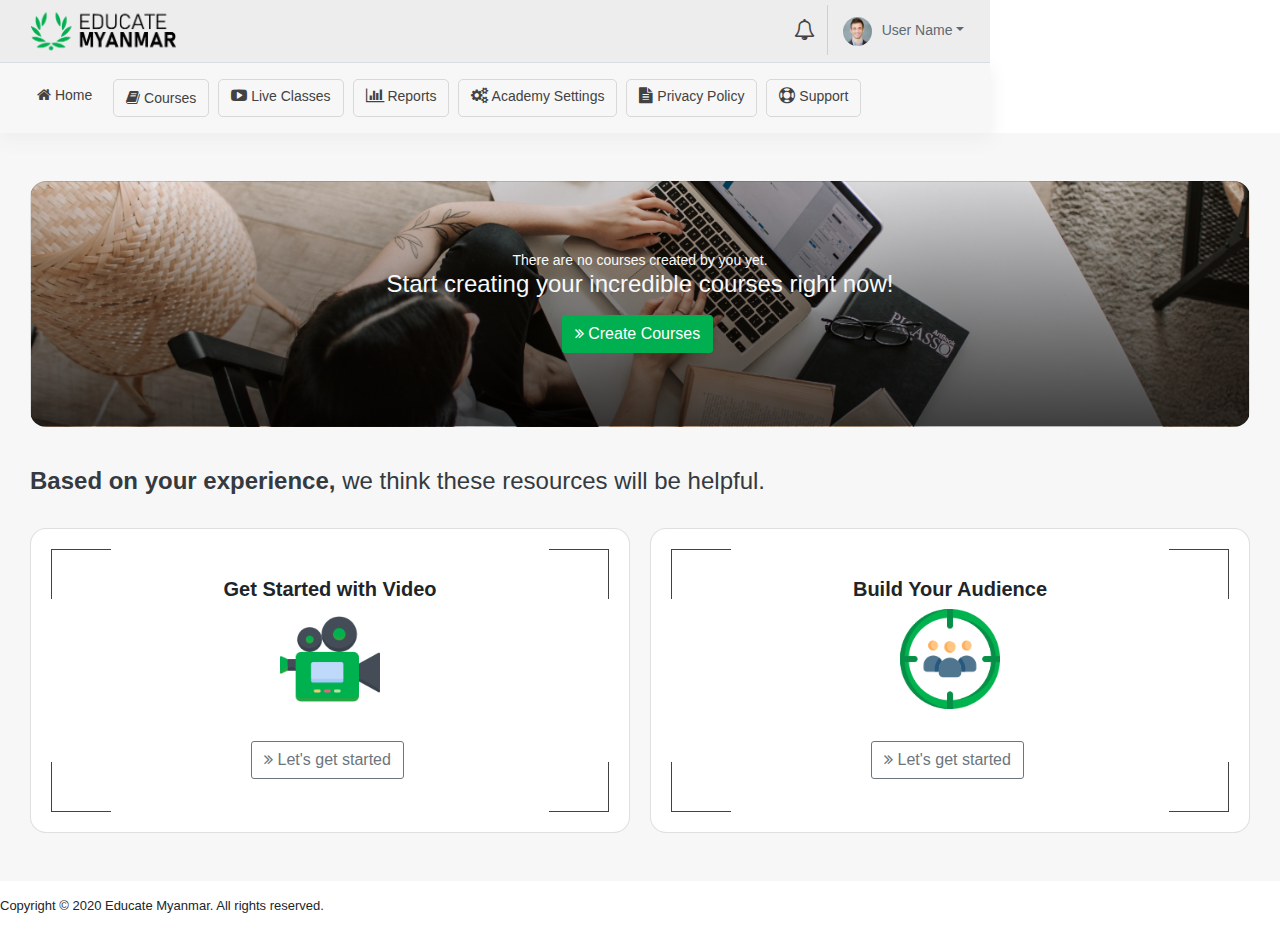
<file: section-instructor.html>
<!DOCTYPE html>
<html lang="en">
  <head>
    <meta http-equiv="Content-Type" content="text/html; charset=UTF-8" />
    <!-- Meta, title, CSS, favicons, etc. -->
    <meta charset="utf-8" />
    <meta http-equiv="X-UA-Compatible" content="IE=edge" />
    <meta name="viewport" content="width=device-width, initial-scale=1" />
    <link rel="icon" href="images/favicon.png" type="image/ico" />

    <title>Instructor</title>
    <!-- Bootstrap -->
    <link
      href="vendors/bootstrap/dist/css/bootstrap.min.css"
      rel="stylesheet"
    />
    <!-- Font Awesome -->
    <link
      href="vendors/font-awesome/css/font-awesome.min.css"
      rel="stylesheet"
    />
    <!-- bootstrap-progressbar -->
    <link
      href="vendors/bootstrap-progressbar/css/bootstrap-progressbar-3.3.4.min.css"
      rel="stylesheet"
    />
    <!-- Custom Theme Style -->
    <link href="css/custom.css" rel="stylesheet" />
  </head>

  <body class="nav-lg">
    <div class="container body">
      <div class="main_container">
        <!-- top navigation -->
        <div class="top_nav">
          <div class="nav_menu">
            <div class="navbar nav_title" style="border: 0">
              <a href="index.html" class="site_title"
                ><img src="images/ED-logo.png" alt="..."
              /></a>
            </div>
            <nav class="nav navbar-nav">
              <ul class="navbar-right">
                <li class="nav-item dropdown open" style="padding-left: 15px">
                  <a
                    href="javascript:;"
                    class="user-profile dropdown-toggle"
                    aria-haspopup="true"
                    id="navbarDropdown"
                    data-toggle="dropdown"
                    aria-expanded="false"
                  >
                    <img src="images/user.jpg" alt="" />User Name</a
                  >
                  <div
                    class="dropdown-menu dropdown-usermenu pull-right"
                    aria-labelledby="navbarDropdown"
                  >
                    <a class="dropdown-item" href="#"> My courses</a>
                    <a class="dropdown-item" href="#"> Setting</a>
                    <a class="dropdown-item" href="#"
                      ><i class="fa fa-sign-out"></i> Log Out</a
                    >
                  </div>
                </li>
                <li class="nav-item dropdown" style="padding-left: 15px">
                  <a
                    href="javascript:;"
                    class="notification"
                    aria-haspopup="true"
                    id="navbarDropdown"
                    data-toggle="dropdown"
                    aria-expanded="false"
                  >
                    <i class="fa fa-bell-o"></i
                  ></a>
                  <div
                    class="dropdown-menu dropdown-usermenu pull-right"
                    aria-labelledby="navbarDropdown"
                  >
                    <a class="dropdown-item" href="#"> My courses</a>
                  </div>
                </li>
              </ul>
            </nav>
          </div>
          <div class="bottom-nav pt-3">
            <div class="container">
              <ul class="nav page-navigation">
                <li class="nav-item">
                  <a href="section-teacher-enroll.html">
                    <span class="menu-title"
                      ><i class="fa fa-home"></i>&nbsp;Home</span
                    >
                  </a>
                </li>
                <li class="nav-item">
                  <a class="nav-link" href="index.html">
                    <i class="ti-home menu-icon"></i>
                    <span class="menu-title"
                      ><i class="fa fa-book"></i>&nbsp;Courses</span
                    >
                  </a>
                </li>
                <li class="nav-item">
                  <a class="nav-link" href="index.html">
                    <i class="fa fa-youtube-play"></i>
                    <span class="menu-title">Live Classes</span>
                  </a>
                </li>
                <li class="nav-item">
                  <a class="nav-link" href="index.html">
                    <i class="fa fa-bar-chart"></i>
                    <span class="menu-title">Reports</span>
                  </a>
                </li>
                <li class="nav-item">
                  <a class="nav-link" href="index.html">
                    <i class="fa fa-cogs"></i>
                    <span class="menu-title">Academy Settings</span>
                  </a>
                </li>
                <li class="nav-item">
                  <a class="nav-link" href="index.html">
                    <i class="fa fa-file-text"></i>
                    <span class="menu-title">Privacy Policy</span>
                  </a>
                </li>
                <li class="nav-item">
                  <a class="nav-link" href="index.html">
                    <i class="fa fa-support"></i>
                    <span class="menu-title">Support</span>
                  </a>
                </li>
              </ul>
            </div>
          </div>
        </div>
        <!-- page content -->
        <section class="right_col pb-5 pt-5" role="main">
          <div class="clearfix"></div>
          <!-- create courses -->
          <div class="row">
            <div class="col-md-12">
              <div
                class="card custom-borderradious cc-bg-create p-5 text-center"
              >
                <div class="card-body">
                  <p class="font-weight-normal mb-0 text-light">
                    There are no courses created by you yet.
                  </p>
                  <h4 class="pb-2 text-light">
                    Start creating your incredible courses right now!
                  </h4>
                  <button class="btn btn-md btn-success">
                    <i class="fa fa-angle-double-right"></i>&nbsp;Create Courses
                  </button>
                </div>
              </div>
            </div>
          </div>
          <!-- guideline -->
          <div class="row pt-4 pb-3 mt-3">
            <div class="col-md-12">
              <h4 class="font-weight-bold text-dark pb-2">
                Based on your experience,
                <span class="font-weight-normal"
                  >we think these resources will be helpful.</span
                >
              </h4>
            </div>
          </div>
          <div class="row">
            <div class="col-md-6">
              <div class="card p-5 text-center custom-borderradious">
                <div class="card-body p-0">
                  <div id="border-style">
                    <h5 class="font-weight-bold">Get Started with Video</h5>
                    <p>
                      <img
                        src="images/video-camera.png"
                        alt="Started with Video"
                      />
                    </p>
                    <a href="#" class="btn btn-outline-secondary mt-3"
                      ><i class="fa fa-angle-double-right"></i>&nbsp;Let's get
                      started</a
                    >
                  </div>
                </div>
              </div>
            </div>
            <div class="col-md-6">
              <div class="card p-5 text-center custom-borderradious">
                <div class="card-body p-0">
                  <div id="border-style">
                    <h5 class="font-weight-bold">Build Your Audience</h5>
                    <p>
                      <img
                        src="images/target-audience.png"
                        alt="Started with Video"
                      />
                    </p>
                    <a href="#" class="btn btn-outline-secondary mt-3"
                      ><i class="fa fa-angle-double-right"></i>&nbsp;Let's get
                      started</a
                    >
                  </div>
                </div>
              </div>
            </div>
            <!-- <div class="col-md-3">
              <div class="card p-5 text-center custom-borderradious">
                <div class="card-body">
                  <div id="border-style">
                    <h5 class="font-weight-bold">Get Started with Video</h5>
                    <p>
                      <img
                        src="images/video-camera.png"
                        alt="Started with Video"
                      />
                    </p>
                    <a href="#" class="btn btn-outline-secondary mt-3"
                      ><i class="fa fa-angle-double-right"></i>&nbsp;Let's get
                      started</a
                    >
                  </div>
                </div>
              </div>
            </div>
            <div class="col-md-3">
              <div class="card p-5 text-center custom-borderradious">
                <div class="card-body">
                  <div id="border-style">
                    <h5 class="font-weight-bold">Get Started with Video</h5>
                    <p>
                      <img
                        src="images/video-camera.png"
                        alt="Started with Video"
                      />
                    </p>
                    <a href="#" class="btn btn-outline-secondary mt-3"
                      ><i class="fa fa-angle-double-right"></i>&nbsp;Let's get
                      started</a
                    >
                  </div>
                </div>
              </div>
            </div> -->
          </div>
        </section>
        <!-- footer content -->
        <footer>
          <div class="text-left vod-footer">
            Copyright © 2020 Educate Myanmar. All rights reserved.
          </div>
          <div class="clearfix"></div>
        </footer>
      </div>
    </div>
    <!-- jQuery -->
    <script src="vendors/jquery/dist/jquery.min.js"></script>
    <!-- Bootstrap -->
    <script src="vendors/bootstrap/dist/js/bootstrap.bundle.min.js"></script>
    <!-- bootstrap-progressbar -->
    <script src="vendors/bootstrap-progressbar/bootstrap-progressbar.min.js"></script>
    <!-- Custom Theme Scripts -->
    <script src="js/custom.js"></script>
  </body>
</html>
</file>
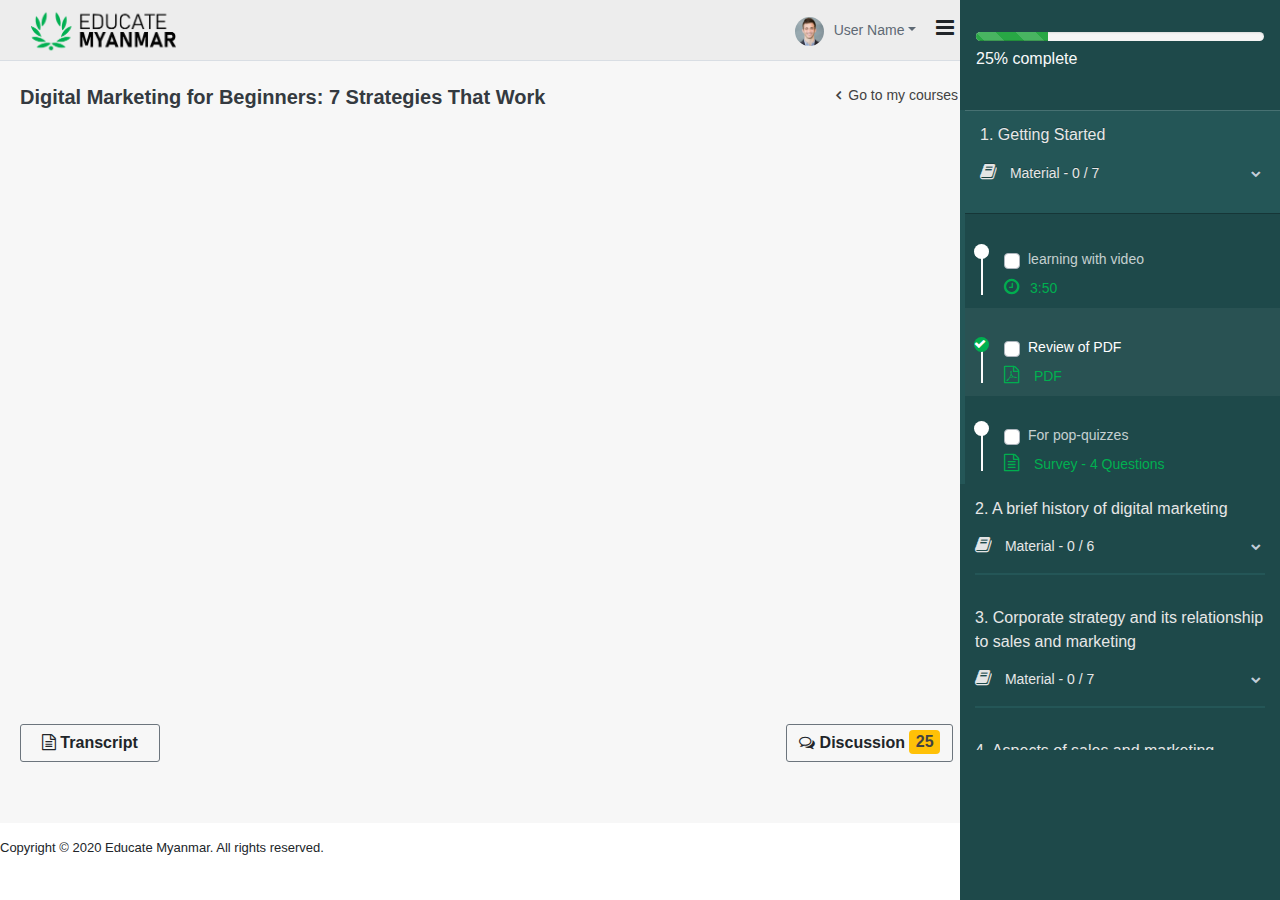
<file: section-pdf.html>
<!DOCTYPE html>
<html lang="en">
  <head>
    <meta http-equiv="Content-Type" content="text/html; charset=UTF-8" />
    <!-- Meta, title, CSS, favicons, etc. -->
    <meta charset="utf-8" />
    <meta http-equiv="X-UA-Compatible" content="IE=edge" />
    <meta name="viewport" content="width=device-width, initial-scale=1" />
    <link rel="icon" href="images/favicon.png" type="image/ico" />

    <title>Educate Myanmar</title>
    <!-- Bootstrap -->
    <link
      href="vendors/bootstrap/dist/css/bootstrap.min.css"
      rel="stylesheet"
    />
    <!-- Font Awesome -->
    <link
      href="vendors/font-awesome/css/font-awesome.min.css"
      rel="stylesheet"
    />
    <!-- bootstrap-progressbar -->
    <link
      href="vendors/bootstrap-progressbar/css/bootstrap-progressbar-3.3.4.min.css"
      rel="stylesheet"
    />
    <!-- Custom Theme Style -->
    <link href="css/custom.css" rel="stylesheet" />
  </head>

  <body class="nav-md">
    <div class="container body">
      <div class="main_container">
        <!-- top navigation -->
        <div class="top_nav">
          <div class="nav_menu">
            <div class="navbar nav_title" style="border: 0">
              <a href="index.html" class="site_title"
                ><img src="images/ED-logo.png" alt="..."
              /></a>
            </div>
            <div class="nav toggle">
              <a id="menu_toggle"><i class="fa fa-bars"></i></a>
            </div>
            <nav class="nav navbar-nav">
              <ul class="navbar-right">
                <li class="nav-item dropdown open" style="padding-left: 15px">
                  <a
                    href="javascript:;"
                    class="user-profile dropdown-toggle"
                    aria-haspopup="true"
                    id="navbarDropdown"
                    data-toggle="dropdown"
                    aria-expanded="false"
                  >
                    <img src="images/user.jpg" alt="" />User Name</a
                  >
                  <div
                    class="dropdown-menu dropdown-usermenu pull-right"
                    aria-labelledby="navbarDropdown"
                  >
                    <a class="dropdown-item" href="section-instructor.html">
                      My courses</a
                    >
                    <a class="dropdown-item" href="#"> Setting</a>
                    <a class="dropdown-item" href="#"
                      ><i class="fa fa-sign-out"></i> Log Out</a
                    >
                  </div>
                </li>
              </ul>
            </nav>
          </div>
        </div>

        <!-- right sidebar menu -->
        <div class="col-md-3 left_col">
          <div class="left_col">
            <div class="p-3">
              <!-- progress bar -->
              <div class="custom-pr progress mt-3">
                <div
                  class="progress-bar progress-bar-striped bg-success"
                  role="progressbar"
                  style="width: 25%"
                  aria-valuenow="25"
                  aria-valuemin="0"
                  aria-valuemax="100"
                ></div>
              </div>
              <h6 class="pt-2 pb-2 text-light">
                25%
                <span class="percentage-complete font-weight-normal"
                  >complete</span
                >
              </h6>
            </div>
            <!-- sidebar menu -->
            <div
              id="sidebar-menu"
              class="main_menu_side hidden-print main_menu scrollbar"
            >
              <div class="menu_section">
                <ul class="nav side-menu">
                  <li>
                    <a>
                      <p>
                        1. <span class="coruse-title">Getting Started</span>
                      </p>
                      <span class="fa fa-chevron-down"></span>
                      <p class="font-weight-normal">
                        <i class="fa fa-book"></i>&nbsp;Material - 0 / 7
                      </p>
                      <hr />
                    </a>
                    <ul class="nav child_menu">
                      <li>
                        <a href="section-video.html">
                          <div class="custom-control custom-checkbox pb-2">
                            <input
                              type="checkbox"
                              class="custom-control-input"
                              id="customCheck1"
                            />
                            <label
                              class="custom-control-label"
                              for="customCheck1"
                              >learning with video
                            </label>
                          </div>
                          <span class="time-block"
                            ><i class="fa fa-clock-o"></i>3:50</span
                          >
                        </a>
                      </li>
                      <li>
                        <a href="section-pdf.html">
                          <div class="custom-control custom-checkbox pb-2">
                            <input
                              type="checkbox"
                              class="custom-control-input"
                              id="customCheck3"
                            />
                            <label
                              class="custom-control-label"
                              for="customCheck3"
                              >Review of PDF
                            </label>
                          </div>
                          <span class="time-block"
                            ><i class="fa fa-file-pdf-o"></i> PDF</span
                          >
                        </a>
                      </li>
                      <li>
                        <a href="section-popquizzes.html">
                          <div class="custom-control custom-checkbox pb-2">
                            <input
                              type="checkbox"
                              class="custom-control-input"
                              id="customCheck3"
                            />
                            <label
                              class="custom-control-label"
                              for="customCheck3"
                              >For pop-quizzes
                            </label>
                          </div>
                          <span class="time-block"
                            ><i class="fa fa-file-text-o"></i>&nbsp;Survey - 4
                            Questions</span
                          >
                        </a>
                      </li>
                    </ul>
                  </li>
                  <li>
                    <a
                      ><p>
                        2.
                        <span class="coruse-title"
                          >A brief history of digital marketing</span
                        >
                      </p>
                      <span class="fa fa-chevron-down"></span>
                      <span class="font-weight-normal"
                        ><i class="fa fa-book"></i>&nbsp;Material - 0 / 6</span
                      >
                      <hr />
                    </a>
                    <ul class="nav child_menu">
                      <li>
                        <a href="#">
                          <div class="custom-control custom-checkbox pb-2">
                            <input
                              type="checkbox"
                              class="custom-control-input"
                              id="customCheck6"
                            />
                            <label
                              class="custom-control-label"
                              for="customCheck6"
                              >Lorem Ipsum is simply dummy text
                            </label>
                          </div>
                          <span class="time-block"
                            ><i class="fa fa-clock-o"></i>3:50</span
                          >
                        </a>
                      </li>
                      <li>
                        <a href="#">
                          <div class="custom-control custom-checkbox pb-2">
                            <input
                              type="checkbox"
                              class="custom-control-input"
                              id="customCheck4"
                            />
                            <label
                              class="custom-control-label"
                              for="customCheck4"
                              >Lorem Ipsum is simply dummy text
                            </label>
                          </div>
                          <span class="time-block"
                            ><i class="fa fa-clock-o"></i>3:50</span
                          >
                        </a>
                      </li>
                      <li>
                        <a href="#">
                          <div class="custom-control custom-checkbox pb-2">
                            <input
                              type="checkbox"
                              class="custom-control-input"
                              id="customCheck5"
                            />
                            <label
                              class="custom-control-label"
                              for="customCheck5"
                              >Lorem Ipsum is simply dummy text
                            </label>
                          </div>
                          <span class="time-block">
                            <i class="fa fa-clock-o"></i>3:50
                          </span>
                        </a>
                      </li>
                    </ul>
                  </li>
                  <li>
                    <a>
                      <p>
                        3.
                        <span class="coruse-title"
                          >Corporate strategy and its relationship to sales and
                          marketing</span
                        >
                      </p>
                      <span class="fa fa-chevron-down"></span>
                      <p class="font-weight-normal">
                        <i class="fa fa-book"></i>&nbsp;Material - 0 / 7
                      </p>
                      <hr />
                    </a>
                    <ul class="nav child_menu">
                      <li>
                        <a href="#">
                          <div class="custom-control custom-checkbox pb-2">
                            <input
                              type="checkbox"
                              class="custom-control-input"
                              id="customCheck1"
                            />
                            <label
                              class="custom-control-label"
                              for="customCheck1"
                              >Lorem Ipsum is simply dummy text
                            </label>
                          </div>
                          <span class="time-block"
                            ><i class="fa fa-clock-o"></i>3:50</span
                          >
                        </a>
                      </li>
                      <li>
                        <a href="#">
                          <div class="custom-control custom-checkbox pb-2">
                            <input
                              type="checkbox"
                              class="custom-control-input"
                              id="customCheck2"
                            />
                            <label
                              class="custom-control-label"
                              for="customCheck2"
                              >Lorem Ipsum is simply dummy text
                            </label>
                          </div>
                          <span class="time-block"
                            ><i class="fa fa-clock-o"></i>3:50</span
                          >
                        </a>
                      </li>
                      <li>
                        <a href="#">
                          <div class="custom-control custom-checkbox pb-2">
                            <input
                              type="checkbox"
                              class="custom-control-input"
                              id="customCheck3"
                            />
                            <label
                              class="custom-control-label"
                              for="customCheck3"
                              >Lorem Ipsum is simply dummy text
                            </label>
                          </div>
                          <span class="time-block"
                            ><i class="fa fa-clock-o"></i>3:50</span
                          >
                        </a>
                      </li>
                    </ul>
                  </li>
                  <li>
                    <a
                      ><p>
                        4.
                        <span class="coruse-title"
                          >Aspects of sales and marketing</span
                        >
                      </p>
                      <span class="fa fa-chevron-down"></span>
                      <span class="font-weight-normal"
                        ><i class="fa fa-book"></i>&nbsp;Material - 0 / 6</span
                      >
                      <hr />
                    </a>
                    <ul class="nav child_menu">
                      <li>
                        <a href="#">
                          <div class="custom-control custom-checkbox pb-2">
                            <input
                              type="checkbox"
                              class="custom-control-input"
                              id="customCheck6"
                            />
                            <label
                              class="custom-control-label"
                              for="customCheck6"
                              >Lorem Ipsum is simply dummy text
                            </label>
                          </div>
                          <span class="time-block"
                            ><i class="fa fa-clock-o"></i>3:50</span
                          >
                        </a>
                      </li>
                      <li>
                        <a href="#">
                          <div class="custom-control custom-checkbox pb-2">
                            <input
                              type="checkbox"
                              class="custom-control-input"
                              id="customCheck4"
                            />
                            <label
                              class="custom-control-label"
                              for="customCheck4"
                              >Lorem Ipsum is simply dummy text
                            </label>
                          </div>
                          <span class="time-block"
                            ><i class="fa fa-clock-o"></i>3:50</span
                          >
                        </a>
                      </li>
                      <li>
                        <a href="#">
                          <div class="custom-control custom-checkbox pb-2">
                            <input
                              type="checkbox"
                              class="custom-control-input"
                              id="customCheck5"
                            />
                            <label
                              class="custom-control-label"
                              for="customCheck5"
                              >Lorem Ipsum is simply dummy text
                            </label>
                          </div>
                          <span class="time-block">
                            <i class="fa fa-clock-o"></i>3:50
                          </span>
                        </a>
                      </li>
                    </ul>
                  </li>
                  <li>
                    <a>
                      <p>
                        5.
                        <span class="coruse-title"
                          >Levels of sales and marketing strategy</span
                        >
                      </p>
                      <span class="fa fa-chevron-down"></span>
                      <p class="font-weight-normal">
                        <i class="fa fa-book"></i>&nbsp;Material - 0 / 7
                      </p>
                      <hr />
                    </a>
                    <ul class="nav child_menu">
                      <li>
                        <a href="#">
                          <div class="custom-control custom-checkbox pb-2">
                            <input
                              type="checkbox"
                              class="custom-control-input"
                              id="customCheck1"
                            />
                            <label
                              class="custom-control-label"
                              for="customCheck1"
                              >Lorem Ipsum is simply dummy text
                            </label>
                          </div>
                          <span class="time-block"
                            ><i class="fa fa-clock-o"></i>3:50</span
                          >
                        </a>
                      </li>
                      <li>
                        <a href="#">
                          <div class="custom-control custom-checkbox pb-2">
                            <input
                              type="checkbox"
                              class="custom-control-input"
                              id="customCheck2"
                            />
                            <label
                              class="custom-control-label"
                              for="customCheck2"
                              >Lorem Ipsum is simply dummy text
                            </label>
                          </div>
                          <span class="time-block"
                            ><i class="fa fa-clock-o"></i>3:50</span
                          >
                        </a>
                      </li>
                      <li>
                        <a href="#">
                          <div class="custom-control custom-checkbox pb-2">
                            <input
                              type="checkbox"
                              class="custom-control-input"
                              id="customCheck3"
                            />
                            <label
                              class="custom-control-label"
                              for="customCheck3"
                              >Lorem Ipsum is simply dummy text
                            </label>
                          </div>
                          <span class="time-block"
                            ><i class="fa fa-clock-o"></i>3:50</span
                          >
                        </a>
                      </li>
                    </ul>
                  </li>
                  <li>
                    <a
                      ><p>
                        6.
                        <span class="coruse-title"
                          >Digital marketing overview</span
                        >
                      </p>
                      <span class="fa fa-chevron-down"></span>
                      <span class="font-weight-normal"
                        ><i class="fa fa-book"></i>&nbsp;Material - 0 / 6</span
                      >
                      <hr />
                    </a>
                    <ul class="nav child_menu">
                      <li>
                        <a href="#">
                          <div class="custom-control custom-checkbox pb-2">
                            <input
                              type="checkbox"
                              class="custom-control-input"
                              id="customCheck6"
                            />
                            <label
                              class="custom-control-label"
                              for="customCheck6"
                              >Lorem Ipsum is simply dummy text
                            </label>
                          </div>
                          <span class="time-block"
                            ><i class="fa fa-clock-o"></i>3:50</span
                          >
                        </a>
                      </li>
                      <li>
                        <a href="#">
                          <div class="custom-control custom-checkbox pb-2">
                            <input
                              type="checkbox"
                              class="custom-control-input"
                              id="customCheck4"
                            />
                            <label
                              class="custom-control-label"
                              for="customCheck4"
                              >Lorem Ipsum is simply dummy text
                            </label>
                          </div>
                          <span class="time-block"
                            ><i class="fa fa-clock-o"></i>3:50</span
                          >
                        </a>
                      </li>
                      <li>
                        <a href="#">
                          <div class="custom-control custom-checkbox pb-2">
                            <input
                              type="checkbox"
                              class="custom-control-input"
                              id="customCheck5"
                            />
                            <label
                              class="custom-control-label"
                              for="customCheck5"
                              >Lorem Ipsum is simply dummy text
                            </label>
                          </div>
                          <span class="time-block">
                            <i class="fa fa-clock-o"></i>3:50
                          </span>
                        </a>
                      </li>
                    </ul>
                  </li>
                  <li>
                    <a>
                      <p>
                        7.
                        <span class="coruse-title"
                          >Understand and evaluate digital marketing
                          channels</span
                        >
                      </p>
                      <span class="fa fa-chevron-down"></span>
                      <p class="font-weight-normal">
                        <i class="fa fa-book"></i>&nbsp;Material - 0 / 7
                      </p>
                      <hr />
                    </a>
                    <ul class="nav child_menu">
                      <li>
                        <a href="#">
                          <div class="custom-control custom-checkbox pb-2">
                            <input
                              type="checkbox"
                              class="custom-control-input"
                              id="customCheck1"
                            />
                            <label
                              class="custom-control-label"
                              for="customCheck1"
                              >Lorem Ipsum is simply dummy text
                            </label>
                          </div>
                          <span class="time-block"
                            ><i class="fa fa-clock-o"></i>3:50</span
                          >
                        </a>
                      </li>
                      <li>
                        <a href="#">
                          <div class="custom-control custom-checkbox pb-2">
                            <input
                              type="checkbox"
                              class="custom-control-input"
                              id="customCheck2"
                            />
                            <label
                              class="custom-control-label"
                              for="customCheck2"
                              >Lorem Ipsum is simply dummy text
                            </label>
                          </div>
                          <span class="time-block"
                            ><i class="fa fa-clock-o"></i>3:50</span
                          >
                        </a>
                      </li>
                      <li>
                        <a href="#">
                          <div class="custom-control custom-checkbox pb-2">
                            <input
                              type="checkbox"
                              class="custom-control-input"
                              id="customCheck3"
                            />
                            <label
                              class="custom-control-label"
                              for="customCheck3"
                              >Lorem Ipsum is simply dummy text
                            </label>
                          </div>
                          <span class="time-block"
                            ><i class="fa fa-clock-o"></i>3:50</span
                          >
                        </a>
                      </li>
                    </ul>
                  </li>
                  <li>
                    <a
                      ><p>
                        8.
                        <span class="coruse-title"
                          >Understand available digital marketing channels</span
                        >
                      </p>
                      <span class="fa fa-chevron-down"></span>
                      <span class="font-weight-normal"
                        ><i class="fa fa-book"></i>&nbsp;Material - 0 / 6</span
                      >
                      <hr />
                    </a>
                    <ul class="nav child_menu">
                      <li>
                        <a href="#">
                          <div class="custom-control custom-checkbox pb-2">
                            <input
                              type="checkbox"
                              class="custom-control-input"
                              id="customCheck6"
                            />
                            <label
                              class="custom-control-label"
                              for="customCheck6"
                              >Lorem Ipsum is simply dummy text
                            </label>
                          </div>
                          <span class="time-block"
                            ><i class="fa fa-clock-o"></i>3:50</span
                          >
                        </a>
                      </li>
                      <li>
                        <a href="#">
                          <div class="custom-control custom-checkbox pb-2">
                            <input
                              type="checkbox"
                              class="custom-control-input"
                              id="customCheck4"
                            />
                            <label
                              class="custom-control-label"
                              for="customCheck4"
                              >Lorem Ipsum is simply dummy text
                            </label>
                          </div>
                          <span class="time-block"
                            ><i class="fa fa-clock-o"></i>3:50</span
                          >
                        </a>
                      </li>
                      <li>
                        <a href="#">
                          <div class="custom-control custom-checkbox pb-2">
                            <input
                              type="checkbox"
                              class="custom-control-input"
                              id="customCheck5"
                            />
                            <label
                              class="custom-control-label"
                              for="customCheck5"
                              >Lorem Ipsum is simply dummy text
                            </label>
                          </div>
                          <span class="time-block">
                            <i class="fa fa-clock-o"></i>3:50
                          </span>
                        </a>
                      </li>
                    </ul>
                  </li>
                </ul>
              </div>
            </div>
            <!-- end -->
          </div>
        </div>

        <!-- page content -->
        <section class="right_col pb-5" role="main">
          <div class="clearfix"></div>
          <div class="row pt-4 pb-3">
            <div class="col-md-9">
              <h5 class="font-weight-bold text-dark pb-2">
                Digital Marketing for Beginners: 7 Strategies That Work
              </h5>
            </div>
            <div class="col-md-3 text-right">
              <a href="#" alt="" download
                ><i class="fa fa-angle-left font-weight-bold"></i>&nbsp;&nbsp;Go
                to my courses</a
              >
            </div>
          </div>
          <div class="row">
            <div class="col-md-12">
              <iframe
                width="100%"
                height="569"
                src="images/tourism.pdf"
                frameborder="0"
                allowfullscreen
              ></iframe>
            </div>
          </div>
          <!-- Transcript Disscussion -->
          <div class="accordion mt-2" id="accordionExample">
            <div class="row pb-2">
              <div class="col-md-2">
                <div id="headingOne">
                  <a
                    class="btn btn-block btn-outline-secondary font-weight-bold"
                    type="button"
                    data-toggle="collapse"
                    data-target="#collapseOne"
                    aria-expanded="true"
                    aria-controls="collapseOne"
                  >
                    <i class="fa fa-file-text-o"></i>&nbsp;Transcript
                  </a>
                </div>
              </div>
              <div class="offset-md-7 col-md-3 text-right">
                <div id="headingTwo">
                  <a
                    class="btn btn-outline-secondary font-weight-bold"
                    type="button"
                    data-toggle="collapse"
                    data-target="#collapseTwo"
                    aria-expanded="true"
                    aria-controls="collapseTwo"
                  >
                    <i class="fa fa-comments-o"></i>&nbsp;Discussion&nbsp;<span
                      class="badge badge-warning"
                      >25</span
                    >
                  </a>
                </div>
              </div>
            </div>
            <div
              id="collapseOne"
              class="collapse"
              aria-labelledby="headingOne"
              data-parent="#accordionExample"
            >
              <div class="row pt-0">
                <div class="col-md-12">
                  <!-- about course -->
                  <div class="card custom-rounded mt-3 p-3">
                    <div class="card-body">
                      <h5>About this course</h5>
                      <hr />
                      <p>
                        Lorem Ipsum is simply dummy text of the printing and
                        typesetting industry. Lorem Ipsum has been the
                        industry's standard dummy text ever since the 1500s,
                        when an unknown printer took a galley of type and
                        scrambled it to make a type specimen book. It has
                        survived not only five centuries, but also the leap into
                        electronic typesetting, remaining essentially unchanged.
                        It was popularised in the 1960s with the release of
                        Letraset sheets containing Lorem Ipsum passages, and
                        more recently with desktop publishing software like
                        Aldus PageMaker including versions of Lorem Ipsum.
                      </p>
                    </div>
                  </div>
                  <!-- course objective -->
                  <div class="card custom-rounded mt-3 p-3">
                    <div class="card-body">
                      <h5>Course objective</h5>
                      <hr />
                      <p>
                        Lorem Ipsum is simply dummy text of the printing and
                        typesetting industry. Lorem Ipsum has been the
                        industry's standard dummy text ever since the 1500s,
                        when an unknown printer took a galley of type and
                        scrambled it to make a type specimen book. It has
                        survived not only five centuries, but also the leap into
                        electronic typesetting, remaining essentially unchanged.
                        It was popularised in the 1960s with the release of
                        Letraset sheets containing Lorem Ipsum passages, and
                        more recently with desktop publishing software like
                        Aldus PageMaker including versions of Lorem Ipsum.
                      </p>
                    </div>
                  </div>
                  <!-- agenda -->
                  <div class="card custom-rounded mt-3 p-3">
                    <div class="card-body">
                      <h5>Agenda</h5>
                      <hr />
                      <p>
                        Lorem Ipsum is simply dummy text of the printing and
                        typesetting industry. Lorem Ipsum has been the
                        industry's standard dummy text ever since the 1500s,
                        when an unknown printer took a galley of type and
                        scrambled it to make a type specimen book. It has
                        survived not only five centuries, but also the leap into
                        electronic typesetting, remaining essentially unchanged.
                        It was popularised in the 1960s with the release of
                        Letraset sheets containing Lorem Ipsum passages, and
                        more recently with desktop publishing software like
                        Aldus PageMaker including versions of Lorem Ipsum.
                      </p>
                    </div>
                  </div>
                  <!-- teacher -->
                  <div class="card custom-rounded mt-3 p-3">
                    <div class="card-body">
                      <h5>Teacher</h5>
                      <hr />
                      <p>
                        Lorem Ipsum is simply dummy text of the printing and
                        typesetting industry. Lorem Ipsum has been the
                        industry's standard dummy text ever since the 1500s,
                        when an unknown printer took a galley of type and
                        scrambled it to make a type specimen book. It has
                        survived not only five centuries, but also the leap into
                        electronic typesetting, remaining essentially unchanged.
                        It was popularised in the 1960s with the release of
                        Letraset sheets containing Lorem Ipsum passages, and
                        more recently with desktop publishing software like
                        Aldus PageMaker including versions of Lorem Ipsum.
                      </p>
                    </div>
                  </div>
                </div>
              </div>
            </div>
            <div
              id="collapseTwo"
              class="collapse"
              aria-labelledby="headingTwo"
              data-parent="#accordionExample"
            >
              <div
                class="x_panel custom-rounded pl-4 pr-4 pt-2 pb-2 mt-4 custom-createnote"
              >
                <div class="x_content">
                  <form id="demo-form" data-parsley-validate="" novalidate="">
                    <label for="fullname">Title *:</label>
                    <input
                      type="text"
                      id="fullname"
                      class="form-control mb-2"
                      name="fullname"
                      required=""
                    />
                    <label for="message"
                      >Write a message (20 chars min, 1000 max) :</label
                    >
                    <textarea
                      id="message"
                      required="required"
                      class="form-control"
                      name="message"
                      data-parsley-trigger="keyup"
                      data-parsley-minlength="20"
                      data-parsley-maxlength="100"
                      data-parsley-minlength-message="Come on! You need to enter at least a 20 caracters long comment.."
                      data-parsley-validation-threshold="10"
                    ></textarea>
                    <div class="col-md-12 pt-3 pl-0">
                      <button class="btn btn-outline-secondary" type="button">
                        Cancel
                      </button>
                      <button type="submit" class="btn btn-success">
                        Save
                      </button>
                    </div>
                  </form>
                  <hr />
                  <ul class="list-unstyled msg_list">
                    <li>
                      <a>
                        <span class="image">
                          <img src="images/user.jpg" alt="img" />
                        </span>
                        <span>
                          <span class="font-weight-bold pb-2">John Smith</span>
                          <span class="time">3 mins ago</span>
                        </span>
                        <span class="message">
                          Film festivals used to be do-or-die moments for movie
                          makers. They were where you met the producers that
                        </span>
                      </a>
                    </li>
                  </ul>
                </div>
              </div>
            </div>
          </div>
          <!-- end -->
        </section>

        <!-- footer content -->
        <footer>
          <div class="text-left vod-footer">
            Copyright © 2020 Educate Myanmar. All rights reserved.
          </div>
          <div class="clearfix"></div>
        </footer>
      </div>
    </div>
    <!-- jQuery -->
    <script src="vendors/jquery/dist/jquery.min.js"></script>
    <!-- Bootstrap -->
    <script src="vendors/bootstrap/dist/js/bootstrap.bundle.min.js"></script>
    <!-- bootstrap-progressbar -->
    <script src="vendors/bootstrap-progressbar/bootstrap-progressbar.min.js"></script>
    <!-- Custom Theme Scripts -->
    <script src="js/custom.js"></script>
  </body>
</html>
</file>
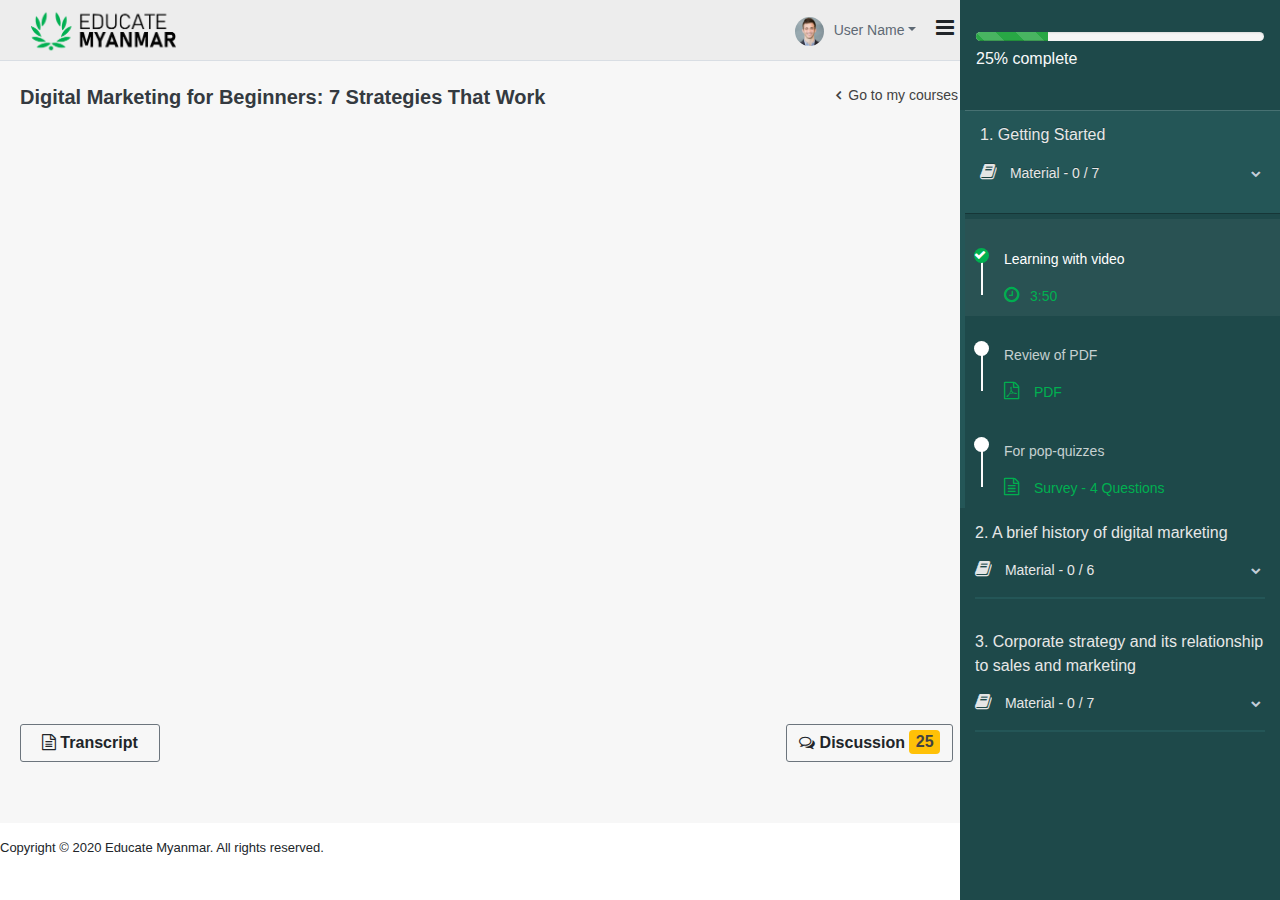
<file: section-video.html>
<!DOCTYPE html>
<html lang="en">
  <head>
    <meta http-equiv="Content-Type" content="text/html; charset=UTF-8" />
    <!-- Meta, title, CSS, favicons, etc. -->
    <meta charset="utf-8" />
    <meta http-equiv="X-UA-Compatible" content="IE=edge" />
    <meta name="viewport" content="width=device-width, initial-scale=1" />
    <link rel="icon" href="images/favicon.png" type="image/ico" />

    <title>Educate Myanmar</title>
    <!-- Bootstrap -->
    <link
      href="vendors/bootstrap/dist/css/bootstrap.min.css"
      rel="stylesheet"
    />
    <!-- Font Awesome -->
    <link
      href="vendors/font-awesome/css/font-awesome.min.css"
      rel="stylesheet"
    />
    <!-- bootstrap-progressbar -->
    <link
      href="vendors/bootstrap-progressbar/css/bootstrap-progressbar-3.3.4.min.css"
      rel="stylesheet"
    />
    <!-- Custom Theme Style -->
    <link href="css/custom.css" rel="stylesheet" />
  </head>

  <body class="nav-md">
    <div class="container body">
      <div class="main_container">
        <!-- top navigation -->
        <div class="top_nav">
          <div class="nav_menu">
            <div class="navbar nav_title" style="border: 0">
              <a href="index.html" class="site_title"
                ><img src="images/ED-logo.png" alt="..."
              /></a>
            </div>
            <div class="nav toggle">
              <a id="menu_toggle"><i class="fa fa-bars"></i></a>
            </div>
            <nav class="nav navbar-nav">
              <ul class="navbar-right">
                <li class="nav-item dropdown open" style="padding-left: 15px">
                  <a
                    href="javascript:;"
                    class="user-profile dropdown-toggle"
                    aria-haspopup="true"
                    id="navbarDropdown"
                    data-toggle="dropdown"
                    aria-expanded="false"
                  >
                    <img src="images/user.jpg" alt="" />User Name</a
                  >
                  <div
                    class="dropdown-menu dropdown-usermenu pull-right"
                    aria-labelledby="navbarDropdown"
                  >
                    <a class="dropdown-item" href="section-instructor.html">
                      My courses</a
                    >
                    <a class="dropdown-item" href="#"> Setting</a>
                    <a class="dropdown-item" href="#"
                      ><i class="fa fa-sign-out"></i> Log Out</a
                    >
                  </div>
                </li>
              </ul>
            </nav>
          </div>
        </div>

        <!-- right sidebar menu -->
        <div class="col-md-3 left_col">
          <div class="left_col">
            <div class="p-3">
              <!-- progress bar -->
              <div class="custom-pr progress mt-3">
                <div
                  class="progress-bar progress-bar-striped bg-success"
                  role="progressbar"
                  style="width: 25%"
                  aria-valuenow="25"
                  aria-valuemin="0"
                  aria-valuemax="100"
                ></div>
              </div>
              <h6 class="pt-2 pb-2 text-light">
                25%
                <span class="percentage-complete font-weight-normal"
                  >complete</span
                >
              </h6>
            </div>
            <!-- sidebar menu -->
            <div
              id="sidebar-menu"
              class="main_menu_side hidden-print main_menu scrollbar"
            >
              <div class="menu_section">
                <ul class="nav side-menu">
                  <li>
                    <a>
                      <p>
                        1. <span class="coruse-title">Getting Started</span>
                      </p>
                      <span class="fa fa-chevron-down"></span>
                      <p class="font-weight-normal">
                        <i class="fa fa-book"></i>&nbsp;Material - 0 / 7
                      </p>
                      <hr />
                    </a>
                    <ul class="nav child_menu">
                      <li>
                        <a href="section-video.html">
                          <p>Learning with video</p>
                          <span class="time-block"
                            ><i class="fa fa-clock-o"></i>3:50</span
                          >
                        </a>
                      </li>
                      <li>
                        <a href="section-pdf.html">
                          <p>Review of PDF</p>
                          <span class="time-block"
                            ><i class="fa fa-file-pdf-o"></i> PDF</span
                          >
                        </a>
                      </li>
                      <li>
                        <a href="section-popquizzes.html">
                          <p>For pop-quizzes</p>
                          <span class="time-block"
                            ><i class="fa fa-file-text-o"></i>&nbsp;Survey - 4
                            Questions</span
                          >
                        </a>
                      </li>
                    </ul>
                  </li>
                  <li>
                    <a
                      ><p>
                        2.
                        <span class="coruse-title"
                          >A brief history of digital marketing</span
                        >
                      </p>
                      <span class="fa fa-chevron-down"></span>
                      <span class="font-weight-normal"
                        ><i class="fa fa-book"></i>&nbsp;Material - 0 / 6</span
                      >
                      <hr />
                    </a>
                    <ul class="nav child_menu">
                      <li>
                        <a href="#">
                          <div class="custom-control custom-checkbox pb-2">
                            <input
                              type="checkbox"
                              class="custom-control-input"
                              id="customCheck6"
                            />
                            <label
                              class="custom-control-label"
                              for="customCheck6"
                              >Lorem Ipsum is simply dummy text
                            </label>
                          </div>
                          <span class="time-block"
                            ><i class="fa fa-clock-o"></i>3:50</span
                          >
                        </a>
                      </li>
                      <li>
                        <a href="#">
                          <div class="custom-control custom-checkbox pb-2">
                            <input
                              type="checkbox"
                              class="custom-control-input"
                              id="customCheck4"
                            />
                            <label
                              class="custom-control-label"
                              for="customCheck4"
                              >Lorem Ipsum is simply dummy text
                            </label>
                          </div>
                          <span class="time-block"
                            ><i class="fa fa-clock-o"></i>3:50</span
                          >
                        </a>
                      </li>
                      <li>
                        <a href="#">
                          <div class="custom-control custom-checkbox pb-2">
                            <input
                              type="checkbox"
                              class="custom-control-input"
                              id="customCheck5"
                            />
                            <label
                              class="custom-control-label"
                              for="customCheck5"
                              >Lorem Ipsum is simply dummy text
                            </label>
                          </div>
                          <span class="time-block">
                            <i class="fa fa-clock-o"></i>3:50
                          </span>
                        </a>
                      </li>
                    </ul>
                  </li>
                  <li>
                    <a>
                      <p>
                        3.
                        <span class="coruse-title"
                          >Corporate strategy and its relationship to sales and
                          marketing</span
                        >
                      </p>
                      <span class="fa fa-chevron-down"></span>
                      <p class="font-weight-normal">
                        <i class="fa fa-book"></i>&nbsp;Material - 0 / 7
                      </p>
                      <hr />
                    </a>
                    <ul class="nav child_menu">
                      <li>
                        <a href="#">
                          <div class="custom-control custom-checkbox pb-2">
                            <input
                              type="checkbox"
                              class="custom-control-input"
                              id="customCheck1"
                            />
                            <label
                              class="custom-control-label"
                              for="customCheck1"
                              >Lorem Ipsum is simply dummy text
                            </label>
                          </div>
                          <span class="time-block"
                            ><i class="fa fa-clock-o"></i>3:50</span
                          >
                        </a>
                      </li>
                      <li>
                        <a href="#">
                          <div class="custom-control custom-checkbox pb-2">
                            <input
                              type="checkbox"
                              class="custom-control-input"
                              id="customCheck2"
                            />
                            <label
                              class="custom-control-label"
                              for="customCheck2"
                              >Lorem Ipsum is simply dummy text
                            </label>
                          </div>
                          <span class="time-block"
                            ><i class="fa fa-clock-o"></i>3:50</span
                          >
                        </a>
                      </li>
                      <li>
                        <a href="#">
                          <div class="custom-control custom-checkbox pb-2">
                            <input
                              type="checkbox"
                              class="custom-control-input"
                              id="customCheck3"
                            />
                            <label
                              class="custom-control-label"
                              for="customCheck3"
                              >Lorem Ipsum is simply dummy text
                            </label>
                          </div>
                          <span class="time-block"
                            ><i class="fa fa-clock-o"></i>3:50</span
                          >
                        </a>
                      </li>
                    </ul>
                  </li>
                  <li>
                    <a
                      ><p>
                        4.
                        <span class="coruse-title"
                          >Aspects of sales and marketing</span
                        >
                      </p>
                      <span class="fa fa-chevron-down"></span>
                      <span class="font-weight-normal"
                        ><i class="fa fa-book"></i>&nbsp;Material - 0 / 6</span
                      >
                      <hr />
                    </a>
                    <ul class="nav child_menu">
                      <li>
                        <a href="#">
                          <div class="custom-control custom-checkbox pb-2">
                            <input
                              type="checkbox"
                              class="custom-control-input"
                              id="customCheck6"
                            />
                            <label
                              class="custom-control-label"
                              for="customCheck6"
                              >Lorem Ipsum is simply dummy text
                            </label>
                          </div>
                          <span class="time-block"
                            ><i class="fa fa-clock-o"></i>3:50</span
                          >
                        </a>
                      </li>
                      <li>
                        <a href="#">
                          <div class="custom-control custom-checkbox pb-2">
                            <input
                              type="checkbox"
                              class="custom-control-input"
                              id="customCheck4"
                            />
                            <label
                              class="custom-control-label"
                              for="customCheck4"
                              >Lorem Ipsum is simply dummy text
                            </label>
                          </div>
                          <span class="time-block"
                            ><i class="fa fa-clock-o"></i>3:50</span
                          >
                        </a>
                      </li>
                      <li>
                        <a href="#">
                          <div class="custom-control custom-checkbox pb-2">
                            <input
                              type="checkbox"
                              class="custom-control-input"
                              id="customCheck5"
                            />
                            <label
                              class="custom-control-label"
                              for="customCheck5"
                              >Lorem Ipsum is simply dummy text
                            </label>
                          </div>
                          <span class="time-block">
                            <i class="fa fa-clock-o"></i>3:50
                          </span>
                        </a>
                      </li>
                    </ul>
                  </li>
                  <li>
                    <a>
                      <p>
                        5.
                        <span class="coruse-title"
                          >Levels of sales and marketing strategy</span
                        >
                      </p>
                      <span class="fa fa-chevron-down"></span>
                      <p class="font-weight-normal">
                        <i class="fa fa-book"></i>&nbsp;Material - 0 / 7
                      </p>
                      <hr />
                    </a>
                    <ul class="nav child_menu">
                      <li>
                        <a href="#">
                          <div class="custom-control custom-checkbox pb-2">
                            <input
                              type="checkbox"
                              class="custom-control-input"
                              id="customCheck1"
                            />
                            <label
                              class="custom-control-label"
                              for="customCheck1"
                              >Lorem Ipsum is simply dummy text
                            </label>
                          </div>
                          <span class="time-block"
                            ><i class="fa fa-clock-o"></i>3:50</span
                          >
                        </a>
                      </li>
                      <li>
                        <a href="#">
                          <div class="custom-control custom-checkbox pb-2">
                            <input
                              type="checkbox"
                              class="custom-control-input"
                              id="customCheck2"
                            />
                            <label
                              class="custom-control-label"
                              for="customCheck2"
                              >Lorem Ipsum is simply dummy text
                            </label>
                          </div>
                          <span class="time-block"
                            ><i class="fa fa-clock-o"></i>3:50</span
                          >
                        </a>
                      </li>
                      <li>
                        <a href="#">
                          <div class="custom-control custom-checkbox pb-2">
                            <input
                              type="checkbox"
                              class="custom-control-input"
                              id="customCheck3"
                            />
                            <label
                              class="custom-control-label"
                              for="customCheck3"
                              >Lorem Ipsum is simply dummy text
                            </label>
                          </div>
                          <span class="time-block"
                            ><i class="fa fa-clock-o"></i>3:50</span
                          >
                        </a>
                      </li>
                    </ul>
                  </li>
                  <li>
                    <a
                      ><p>
                        6.
                        <span class="coruse-title"
                          >Digital marketing overview</span
                        >
                      </p>
                      <span class="fa fa-chevron-down"></span>
                      <span class="font-weight-normal"
                        ><i class="fa fa-book"></i>&nbsp;Material - 0 / 6</span
                      >
                      <hr />
                    </a>
                    <ul class="nav child_menu">
                      <li>
                        <a href="#">
                          <div class="custom-control custom-checkbox pb-2">
                            <input
                              type="checkbox"
                              class="custom-control-input"
                              id="customCheck6"
                            />
                            <label
                              class="custom-control-label"
                              for="customCheck6"
                              >Lorem Ipsum is simply dummy text
                            </label>
                          </div>
                          <span class="time-block"
                            ><i class="fa fa-clock-o"></i>3:50</span
                          >
                        </a>
                      </li>
                      <li>
                        <a href="#">
                          <div class="custom-control custom-checkbox pb-2">
                            <input
                              type="checkbox"
                              class="custom-control-input"
                              id="customCheck4"
                            />
                            <label
                              class="custom-control-label"
                              for="customCheck4"
                              >Lorem Ipsum is simply dummy text
                            </label>
                          </div>
                          <span class="time-block"
                            ><i class="fa fa-clock-o"></i>3:50</span
                          >
                        </a>
                      </li>
                      <li>
                        <a href="#">
                          <div class="custom-control custom-checkbox pb-2">
                            <input
                              type="checkbox"
                              class="custom-control-input"
                              id="customCheck5"
                            />
                            <label
                              class="custom-control-label"
                              for="customCheck5"
                              >Lorem Ipsum is simply dummy text
                            </label>
                          </div>
                          <span class="time-block">
                            <i class="fa fa-clock-o"></i>3:50
                          </span>
                        </a>
                      </li>
                    </ul>
                  </li>
                  <li>
                    <a>
                      <p>
                        7.
                        <span class="coruse-title"
                          >Understand and evaluate digital marketing
                          channels</span
                        >
                      </p>
                      <span class="fa fa-chevron-down"></span>
                      <p class="font-weight-normal">
                        <i class="fa fa-book"></i>&nbsp;Material - 0 / 7
                      </p>
                      <hr />
                    </a>
                    <ul class="nav child_menu">
                      <li>
                        <a href="#">
                          <div class="custom-control custom-checkbox pb-2">
                            <input
                              type="checkbox"
                              class="custom-control-input"
                              id="customCheck1"
                            />
                            <label
                              class="custom-control-label"
                              for="customCheck1"
                              >Lorem Ipsum is simply dummy text
                            </label>
                          </div>
                          <span class="time-block"
                            ><i class="fa fa-clock-o"></i>3:50</span
                          >
                        </a>
                      </li>
                      <li>
                        <a href="#">
                          <div class="custom-control custom-checkbox pb-2">
                            <input
                              type="checkbox"
                              class="custom-control-input"
                              id="customCheck2"
                            />
                            <label
                              class="custom-control-label"
                              for="customCheck2"
                              >Lorem Ipsum is simply dummy text
                            </label>
                          </div>
                          <span class="time-block"
                            ><i class="fa fa-clock-o"></i>3:50</span
                          >
                        </a>
                      </li>
                      <li>
                        <a href="#">
                          <div class="custom-control custom-checkbox pb-2">
                            <input
                              type="checkbox"
                              class="custom-control-input"
                              id="customCheck3"
                            />
                            <label
                              class="custom-control-label"
                              for="customCheck3"
                              >Lorem Ipsum is simply dummy text
                            </label>
                          </div>
                          <span class="time-block"
                            ><i class="fa fa-clock-o"></i>3:50</span
                          >
                        </a>
                      </li>
                    </ul>
                  </li>
                  <li>
                    <a
                      ><p>
                        8.
                        <span class="coruse-title"
                          >Understand available digital marketing channels</span
                        >
                      </p>
                      <span class="fa fa-chevron-down"></span>
                      <span class="font-weight-normal"
                        ><i class="fa fa-book"></i>&nbsp;Material - 0 / 6</span
                      >
                      <hr />
                    </a>
                    <ul class="nav child_menu">
                      <li>
                        <a href="#">
                          <div class="custom-control custom-checkbox pb-2">
                            <input
                              type="checkbox"
                              class="custom-control-input"
                              id="customCheck6"
                            />
                            <label
                              class="custom-control-label"
                              for="customCheck6"
                              >Lorem Ipsum is simply dummy text
                            </label>
                          </div>
                          <span class="time-block"
                            ><i class="fa fa-clock-o"></i>3:50</span
                          >
                        </a>
                      </li>
                      <li>
                        <a href="#">
                          <div class="custom-control custom-checkbox pb-2">
                            <input
                              type="checkbox"
                              class="custom-control-input"
                              id="customCheck4"
                            />
                            <label
                              class="custom-control-label"
                              for="customCheck4"
                              >Lorem Ipsum is simply dummy text
                            </label>
                          </div>
                          <span class="time-block"
                            ><i class="fa fa-clock-o"></i>3:50</span
                          >
                        </a>
                      </li>
                      <li>
                        <a href="#">
                          <div class="custom-control custom-checkbox pb-2">
                            <input
                              type="checkbox"
                              class="custom-control-input"
                              id="customCheck5"
                            />
                            <label
                              class="custom-control-label"
                              for="customCheck5"
                              >Lorem Ipsum is simply dummy text
                            </label>
                          </div>
                          <span class="time-block">
                            <i class="fa fa-clock-o"></i>3:50
                          </span>
                        </a>
                      </li>
                    </ul>
                  </li>
                </ul>
              </div>
            </div>
            <!-- end -->
          </div>
        </div>

        <!-- page content -->
        <section class="right_col pb-5" role="main">
          <div class="clearfix"></div>
          <div class="row pt-4 pb-3">
            <div class="col-md-9">
              <h5 class="font-weight-bold text-dark pb-2">
                Digital Marketing for Beginners: 7 Strategies That Work
              </h5>
            </div>
            <div class="col-md-3 text-right">
              <a href="#" alt="" download
                ><i class="fa fa-angle-left font-weight-bold"></i>&nbsp;&nbsp;Go
                to my courses</a
              >
            </div>
          </div>
          <div class="row">
            <div class="col-md-12">
              <iframe
                width="100%"
                height="569"
                src="https://www.youtube.com/embed/wZZnxXyES80"
                frameborder="0"
                allow="accelerometer; autoplay; clipboard-write; encrypted-media; gyroscope; picture-in-picture"
                allowfullscreen
              ></iframe>
            </div>
          </div>
          <!-- Transcript Disscussion -->
          <div class="accordion mt-2" id="accordionExample">
            <div class="row pb-2">
              <div class="col-md-2">
                <div id="headingOne">
                  <a
                    class="btn btn-block btn-outline-secondary font-weight-bold"
                    type="button"
                    data-toggle="collapse"
                    data-target="#collapseOne"
                    aria-expanded="true"
                    aria-controls="collapseOne"
                  >
                    <i class="fa fa-file-text-o"></i>&nbsp;Transcript
                  </a>
                </div>
              </div>
              <div class="offset-md-7 col-md-3 text-right">
                <div id="headingTwo">
                  <a
                    class="btn btn-outline-secondary font-weight-bold"
                    type="button"
                    data-toggle="collapse"
                    data-target="#collapseTwo"
                    aria-expanded="true"
                    aria-controls="collapseTwo"
                  >
                    <i class="fa fa-comments-o"></i>&nbsp;Discussion&nbsp;<span
                      class="badge badge-warning"
                      >25</span
                    >
                  </a>
                </div>
              </div>
            </div>
            <div
              id="collapseOne"
              class="collapse"
              aria-labelledby="headingOne"
              data-parent="#accordionExample"
            >
              <div class="row pt-0">
                <div class="col-md-12">
                  <!-- about course -->
                  <div class="card custom-rounded mt-3 p-3">
                    <div class="card-body">
                      <h5>About this course</h5>
                      <hr />
                      <p>
                        Lorem Ipsum is simply dummy text of the printing and
                        typesetting industry. Lorem Ipsum has been the
                        industry's standard dummy text ever since the 1500s,
                        when an unknown printer took a galley of type and
                        scrambled it to make a type specimen book. It has
                        survived not only five centuries, but also the leap into
                        electronic typesetting, remaining essentially unchanged.
                        It was popularised in the 1960s with the release of
                        Letraset sheets containing Lorem Ipsum passages, and
                        more recently with desktop publishing software like
                        Aldus PageMaker including versions of Lorem Ipsum.
                      </p>
                    </div>
                  </div>
                  <!-- course objective -->
                  <div class="card custom-rounded mt-3 p-3">
                    <div class="card-body">
                      <h5>Course objective</h5>
                      <hr />
                      <p>
                        Lorem Ipsum is simply dummy text of the printing and
                        typesetting industry. Lorem Ipsum has been the
                        industry's standard dummy text ever since the 1500s,
                        when an unknown printer took a galley of type and
                        scrambled it to make a type specimen book. It has
                        survived not only five centuries, but also the leap into
                        electronic typesetting, remaining essentially unchanged.
                        It was popularised in the 1960s with the release of
                        Letraset sheets containing Lorem Ipsum passages, and
                        more recently with desktop publishing software like
                        Aldus PageMaker including versions of Lorem Ipsum.
                      </p>
                    </div>
                  </div>
                  <!-- agenda -->
                  <div class="card custom-rounded mt-3 p-3">
                    <div class="card-body">
                      <h5>Agenda</h5>
                      <hr />
                      <p>
                        Lorem Ipsum is simply dummy text of the printing and
                        typesetting industry. Lorem Ipsum has been the
                        industry's standard dummy text ever since the 1500s,
                        when an unknown printer took a galley of type and
                        scrambled it to make a type specimen book. It has
                        survived not only five centuries, but also the leap into
                        electronic typesetting, remaining essentially unchanged.
                        It was popularised in the 1960s with the release of
                        Letraset sheets containing Lorem Ipsum passages, and
                        more recently with desktop publishing software like
                        Aldus PageMaker including versions of Lorem Ipsum.
                      </p>
                    </div>
                  </div>
                  <!-- teacher -->
                  <div class="card custom-rounded mt-3 p-3">
                    <div class="card-body">
                      <h5>Teacher</h5>
                      <hr />
                      <p>
                        Lorem Ipsum is simply dummy text of the printing and
                        typesetting industry. Lorem Ipsum has been the
                        industry's standard dummy text ever since the 1500s,
                        when an unknown printer took a galley of type and
                        scrambled it to make a type specimen book. It has
                        survived not only five centuries, but also the leap into
                        electronic typesetting, remaining essentially unchanged.
                        It was popularised in the 1960s with the release of
                        Letraset sheets containing Lorem Ipsum passages, and
                        more recently with desktop publishing software like
                        Aldus PageMaker including versions of Lorem Ipsum.
                      </p>
                    </div>
                  </div>
                </div>
              </div>
            </div>
            <div
              id="collapseTwo"
              class="collapse"
              aria-labelledby="headingTwo"
              data-parent="#accordionExample"
            >
              <div
                class="x_panel custom-rounded pl-4 pr-4 pt-2 pb-2 mt-4 custom-createnote"
              >
                <div class="x_content">
                  <form id="demo-form" data-parsley-validate="" novalidate="">
                    <label for="fullname">Title *:</label>
                    <input
                      type="text"
                      id="fullname"
                      class="form-control mb-2"
                      name="fullname"
                      required=""
                    />
                    <label for="message"
                      >Write a message (20 chars min, 1000 max) :</label
                    >
                    <textarea
                      id="message"
                      required="required"
                      class="form-control"
                      name="message"
                      data-parsley-trigger="keyup"
                      data-parsley-minlength="20"
                      data-parsley-maxlength="100"
                      data-parsley-minlength-message="Come on! You need to enter at least a 20 caracters long comment.."
                      data-parsley-validation-threshold="10"
                    ></textarea>
                    <div class="col-md-12 pt-3 pl-0">
                      <button class="btn btn-outline-secondary" type="button">
                        Cancel
                      </button>
                      <button type="submit" class="btn btn-success">
                        Save
                      </button>
                    </div>
                  </form>
                  <hr />
                  <ul class="list-unstyled msg_list">
                    <li>
                      <a>
                        <span class="image">
                          <img src="images/user.jpg" alt="img" />
                        </span>
                        <span>
                          <span class="font-weight-bold pb-2">John Smith</span>
                          <span class="time">3 mins ago</span>
                        </span>
                        <span class="message">
                          Film festivals used to be do-or-die moments for movie
                          makers. They were where you met the producers that
                        </span>
                      </a>
                    </li>
                  </ul>
                </div>
              </div>
            </div>
          </div>
          <!-- end -->
        </section>

        <!-- footer content -->
        <footer>
          <div class="text-left vod-footer">
            Copyright © 2020 Educate Myanmar. All rights reserved.
          </div>
          <div class="clearfix"></div>
        </footer>
      </div>
    </div>
    <!-- jQuery -->
    <script src="vendors/jquery/dist/jquery.min.js"></script>
    <!-- Bootstrap -->
    <script src="vendors/bootstrap/dist/js/bootstrap.bundle.min.js"></script>
    <!-- bootstrap-progressbar -->
    <script src="vendors/bootstrap-progressbar/bootstrap-progressbar.min.js"></script>
    <!-- Custom Theme Scripts -->
    <script src="js/custom.js"></script>
  </body>
</html>
</file>
<file: css/custom.css>
@charset "UTF-8";
@font-face {
  font-family: "Glyphicons Halflings";
  src: url("https://netdna.bootstrapcdn.com/bootstrap/3.0.0/fonts/glyphicons-halflings-regular.eot");
  src: url("https://netdna.bootstrapcdn.com/bootstrap/3.0.0/fonts/glyphicons-halflings-regular.eot?#iefix")
      format("embedded-opentype"),
    url("https://netdna.bootstrapcdn.com/bootstrap/3.0.0/fonts/glyphicons-halflings-regular.woff")
      format("woff"),
    url("https://netdna.bootstrapcdn.com/bootstrap/3.0.0/fonts/glyphicons-halflings-regular.ttf")
      format("truetype"),
    url("https://netdna.bootstrapcdn.com/bootstrap/3.0.0/fonts/glyphicons-halflings-regular.svg#glyphicons-halflingsregular")
      format("svg");
}
.glyphicon {
  position: relative;
  top: 1px;
  display: inline-block;
  font-family: "Glyphicons Halflings";
  font-style: normal;
  font-weight: normal;
  line-height: 1;
  -webkit-font-smoothing: antialiased;
}

.glyphicon-asterisk:before {
  content: "\002a";
}

.glyphicon-plus:before {
  content: "\002b";
}

.glyphicon-euro:before,
.glyphicon-eur:before {
  content: "\20ac";
}

.glyphicon-minus:before {
  content: "\2212";
}

.glyphicon-cloud:before {
  content: "\2601";
}

.glyphicon-envelope:before {
  content: "\2709";
}

.glyphicon-pencil:before {
  content: "\270f";
}

.glyphicon-glass:before {
  content: "\e001";
}

.glyphicon-music:before {
  content: "\e002";
}

.glyphicon-search:before {
  content: "\e003";
}

.glyphicon-heart:before {
  content: "\e005";
}

.glyphicon-star:before {
  content: "\e006";
}

.glyphicon-star-empty:before {
  content: "\e007";
}

.glyphicon-user:before {
  content: "\e008";
}

.glyphicon-film:before {
  content: "\e009";
}

.glyphicon-th-large:before {
  content: "\e010";
}

.glyphicon-th:before {
  content: "\e011";
}

.glyphicon-th-list:before {
  content: "\e012";
}

.glyphicon-ok:before {
  content: "\e013";
}

.glyphicon-remove:before {
  content: "\e014";
}

.glyphicon-zoom-in:before {
  content: "\e015";
}

.glyphicon-zoom-out:before {
  content: "\e016";
}

.glyphicon-off:before {
  content: "\e017";
}

.glyphicon-signal:before {
  content: "\e018";
}

.glyphicon-cog:before {
  content: "\e019";
}

.glyphicon-trash:before {
  content: "\e020";
}

.glyphicon-home:before {
  content: "\e021";
}

.glyphicon-file:before {
  content: "\e022";
}

.glyphicon-time:before {
  content: "\e023";
}

.glyphicon-road:before {
  content: "\e024";
}

.glyphicon-download-alt:before {
  content: "\e025";
}

.glyphicon-download:before {
  content: "\e026";
}

.glyphicon-upload:before {
  content: "\e027";
}

.glyphicon-inbox:before {
  content: "\e028";
}

.glyphicon-play-circle:before {
  content: "\e029";
}

.glyphicon-repeat:before {
  content: "\e030";
}

.glyphicon-refresh:before {
  content: "\e031";
}

.glyphicon-list-alt:before {
  content: "\e032";
}

.glyphicon-lock:before {
  content: "\e033";
}

.glyphicon-flag:before {
  content: "\e034";
}

.glyphicon-headphones:before {
  content: "\e035";
}

.glyphicon-volume-off:before {
  content: "\e036";
}

.glyphicon-volume-down:before {
  content: "\e037";
}

.glyphicon-volume-up:before {
  content: "\e038";
}

.glyphicon-qrcode:before {
  content: "\e039";
}

.glyphicon-barcode:before {
  content: "\e040";
}

.glyphicon-tag:before {
  content: "\e041";
}

.glyphicon-tags:before {
  content: "\e042";
}

.glyphicon-book:before {
  content: "\e043";
}

.glyphicon-bookmark:before {
  content: "\e044";
}

.glyphicon-print:before {
  content: "\e045";
}

.glyphicon-camera:before {
  content: "\e046";
}

.glyphicon-font:before {
  content: "\e047";
}

.glyphicon-bold:before {
  content: "\e048";
}

.glyphicon-italic:before {
  content: "\e049";
}

.glyphicon-text-height:before {
  content: "\e050";
}

.glyphicon-text-width:before {
  content: "\e051";
}

.glyphicon-align-left:before {
  content: "\e052";
}

.glyphicon-align-center:before {
  content: "\e053";
}

.glyphicon-align-right:before {
  content: "\e054";
}

.glyphicon-align-justify:before {
  content: "\e055";
}

.glyphicon-list:before {
  content: "\e056";
}

.glyphicon-indent-left:before {
  content: "\e057";
}

.glyphicon-indent-right:before {
  content: "\e058";
}

.glyphicon-facetime-video:before {
  content: "\e059";
}

.glyphicon-picture:before {
  content: "\e060";
}

.glyphicon-map-marker:before {
  content: "\e062";
}

.glyphicon-adjust:before {
  content: "\e063";
}

.glyphicon-tint:before {
  content: "\e064";
}

.glyphicon-edit:before {
  content: "\e065";
}

.glyphicon-share:before {
  content: "\e066";
}

.glyphicon-check:before {
  content: "\e067";
}

.glyphicon-move:before {
  content: "\e068";
}

.glyphicon-step-backward:before {
  content: "\e069";
}

.glyphicon-fast-backward:before {
  content: "\e070";
}

.glyphicon-backward:before {
  content: "\e071";
}

.glyphicon-play:before {
  content: "\e072";
}

.glyphicon-pause:before {
  content: "\e073";
}

.glyphicon-stop:before {
  content: "\e074";
}

.glyphicon-forward:before {
  content: "\e075";
}

.glyphicon-fast-forward:before {
  content: "\e076";
}

.glyphicon-step-forward:before {
  content: "\e077";
}

.glyphicon-eject:before {
  content: "\e078";
}

.glyphicon-chevron-left:before {
  content: "\e079";
}

.glyphicon-chevron-right:before {
  content: "\e080";
}

.glyphicon-plus-sign:before {
  content: "\e081";
}

.glyphicon-minus-sign:before {
  content: "\e082";
}

.glyphicon-remove-sign:before {
  content: "\e083";
}

.glyphicon-ok-sign:before {
  content: "\e084";
}

.glyphicon-question-sign:before {
  content: "\e085";
}

.glyphicon-info-sign:before {
  content: "\e086";
}

.glyphicon-screenshot:before {
  content: "\e087";
}

.glyphicon-remove-circle:before {
  content: "\e088";
}

.glyphicon-ok-circle:before {
  content: "\e089";
}

.glyphicon-ban-circle:before {
  content: "\e090";
}

.glyphicon-arrow-left:before {
  content: "\e091";
}

.glyphicon-arrow-right:before {
  content: "\e092";
}

.glyphicon-arrow-up:before {
  content: "\e093";
}

.glyphicon-arrow-down:before {
  content: "\e094";
}

.glyphicon-share-alt:before {
  content: "\e095";
}

.glyphicon-resize-full:before {
  content: "\e096";
}

.glyphicon-resize-small:before {
  content: "\e097";
}

.glyphicon-exclamation-sign:before {
  content: "\e101";
}

.glyphicon-gift:before {
  content: "\e102";
}

.glyphicon-leaf:before {
  content: "\e103";
}

.glyphicon-fire:before {
  content: "\e104";
}

.glyphicon-eye-open:before {
  content: "\e105";
}

.glyphicon-eye-close:before {
  content: "\e106";
}

.glyphicon-warning-sign:before {
  content: "\e107";
}

.glyphicon-plane:before {
  content: "\e108";
}

.glyphicon-calendar:before {
  content: "\e109";
}

.glyphicon-random:before {
  content: "\e110";
}

.glyphicon-comment:before {
  content: "\e111";
}

.glyphicon-magnet:before {
  content: "\e112";
}

.glyphicon-chevron-up:before {
  content: "\e113";
}

.glyphicon-chevron-down:before {
  content: "\e114";
}

.glyphicon-retweet:before {
  content: "\e115";
}

.glyphicon-shopping-cart:before {
  content: "\e116";
}

.glyphicon-folder-close:before {
  content: "\e117";
}

.glyphicon-folder-open:before {
  content: "\e118";
}

.glyphicon-resize-vertical:before {
  content: "\e119";
}

.glyphicon-resize-horizontal:before {
  content: "\e120";
}

.glyphicon-hdd:before {
  content: "\e121";
}

.glyphicon-bullhorn:before {
  content: "\e122";
}

.glyphicon-bell:before {
  content: "\e123";
}

.glyphicon-certificate:before {
  content: "\e124";
}

.glyphicon-thumbs-up:before {
  content: "\e125";
}

.glyphicon-thumbs-down:before {
  content: "\e126";
}

.glyphicon-hand-right:before {
  content: "\e127";
}

.glyphicon-hand-left:before {
  content: "\e128";
}

.glyphicon-hand-up:before {
  content: "\e129";
}

.glyphicon-hand-down:before {
  content: "\e130";
}

.glyphicon-circle-arrow-right:before {
  content: "\e131";
}

.glyphicon-circle-arrow-left:before {
  content: "\e132";
}

.glyphicon-circle-arrow-up:before {
  content: "\e133";
}

.glyphicon-circle-arrow-down:before {
  content: "\e134";
}

.glyphicon-globe:before {
  content: "\e135";
}

.glyphicon-wrench:before {
  content: "\e136";
}

.glyphicon-tasks:before {
  content: "\e137";
}

.glyphicon-filter:before {
  content: "\e138";
}

.glyphicon-briefcase:before {
  content: "\e139";
}

.glyphicon-fullscreen:before {
  content: "\e140";
}

.glyphicon-dashboard:before {
  content: "\e141";
}

.glyphicon-paperclip:before {
  content: "\e142";
}

.glyphicon-heart-empty:before {
  content: "\e143";
}

.glyphicon-link:before {
  content: "\e144";
}

.glyphicon-phone:before {
  content: "\e145";
}

.glyphicon-pushpin:before {
  content: "\e146";
}

.glyphicon-usd:before {
  content: "\e148";
}

.glyphicon-gbp:before {
  content: "\e149";
}

.glyphicon-sort:before {
  content: "\e150";
}

.glyphicon-sort-by-alphabet:before {
  content: "\e151";
}

.glyphicon-sort-by-alphabet-alt:before {
  content: "\e152";
}

.glyphicon-sort-by-order:before {
  content: "\e153";
}

.glyphicon-sort-by-order-alt:before {
  content: "\e154";
}

.glyphicon-sort-by-attributes:before {
  content: "\e155";
}

.glyphicon-sort-by-attributes-alt:before {
  content: "\e156";
}

.glyphicon-unchecked:before {
  content: "\e157";
}

.glyphicon-expand:before {
  content: "\e158";
}

.glyphicon-collapse-down:before {
  content: "\e159";
}

.glyphicon-collapse-up:before {
  content: "\e160";
}

.glyphicon-log-in:before {
  content: "\e161";
}

.glyphicon-flash:before {
  content: "\e162";
}

.glyphicon-log-out:before {
  content: "\e163";
}

.glyphicon-new-window:before {
  content: "\e164";
}

.glyphicon-record:before {
  content: "\e165";
}

.glyphicon-save:before {
  content: "\e166";
}

.glyphicon-open:before {
  content: "\e167";
}

.glyphicon-saved:before {
  content: "\e168";
}

.glyphicon-import:before {
  content: "\e169";
}

.glyphicon-export:before {
  content: "\e170";
}

.glyphicon-send:before {
  content: "\e171";
}

.glyphicon-floppy-disk:before {
  content: "\e172";
}

.glyphicon-floppy-saved:before {
  content: "\e173";
}

.glyphicon-floppy-remove:before {
  content: "\e174";
}

.glyphicon-floppy-save:before {
  content: "\e175";
}

.glyphicon-floppy-open:before {
  content: "\e176";
}

.glyphicon-credit-card:before {
  content: "\e177";
}

.glyphicon-transfer:before {
  content: "\e178";
}

.glyphicon-cutlery:before {
  content: "\e179";
}

.glyphicon-header:before {
  content: "\e180";
}

.glyphicon-compressed:before {
  content: "\e181";
}

.glyphicon-earphone:before {
  content: "\e182";
}

.glyphicon-phone-alt:before {
  content: "\e183";
}

.glyphicon-tower:before {
  content: "\e184";
}

.glyphicon-stats:before {
  content: "\e185";
}

.glyphicon-sd-video:before {
  content: "\e186";
}

.glyphicon-hd-video:before {
  content: "\e187";
}

.glyphicon-subtitles:before {
  content: "\e188";
}

.glyphicon-sound-stereo:before {
  content: "\e189";
}

.glyphicon-sound-dolby:before {
  content: "\e190";
}

.glyphicon-sound-5-1:before {
  content: "\e191";
}

.glyphicon-sound-6-1:before {
  content: "\e192";
}

.glyphicon-sound-7-1:before {
  content: "\e193";
}

.glyphicon-copyright-mark:before {
  content: "\e194";
}

.glyphicon-registration-mark:before {
  content: "\e195";
}

.glyphicon-cloud-download:before {
  content: "\e197";
}

.glyphicon-cloud-upload:before {
  content: "\e198";
}

.glyphicon-tree-conifer:before {
  content: "\e199";
}

.glyphicon-tree-deciduous:before {
  content: "\e200";
}

.glyphicon-cd:before {
  content: "\e201";
}

.glyphicon-save-file:before {
  content: "\e202";
}

.glyphicon-open-file:before {
  content: "\e203";
}

.glyphicon-level-up:before {
  content: "\e204";
}

.glyphicon-copy:before {
  content: "\e205";
}

.glyphicon-paste:before {
  content: "\e206";
}

.glyphicon-alert:before {
  content: "\e209";
}

.glyphicon-equalizer:before {
  content: "\e210";
}

.glyphicon-king:before {
  content: "\e211";
}

.glyphicon-queen:before {
  content: "\e212";
}

.glyphicon-pawn:before {
  content: "\e213";
}

.glyphicon-bishop:before {
  content: "\e214";
}

.glyphicon-knight:before {
  content: "\e215";
}

.glyphicon-baby-formula:before {
  content: "\e216";
}

.glyphicon-tent:before {
  content: "\26fa";
}

.glyphicon-blackboard:before {
  content: "\e218";
}

.glyphicon-bed:before {
  content: "\e219";
}

.glyphicon-apple:before {
  content: "\f8ff";
}

.glyphicon-erase:before {
  content: "\e221";
}

.glyphicon-hourglass:before {
  content: "\231b";
}

.glyphicon-lamp:before {
  content: "\e223";
}

.glyphicon-duplicate:before {
  content: "\e224";
}

.glyphicon-piggy-bank:before {
  content: "\e225";
}

.glyphicon-scissors:before {
  content: "\e226";
}

.glyphicon-bitcoin:before {
  content: "\e227";
}

.glyphicon-btc:before {
  content: "\e227";
}

.glyphicon-xbt:before {
  content: "\e227";
}

.glyphicon-yen:before {
  content: "\00a5";
}

.glyphicon-jpy:before {
  content: "\00a5";
}

.glyphicon-ruble:before {
  content: "\20bd";
}

.glyphicon-rub:before {
  content: "\20bd";
}

.glyphicon-scale:before {
  content: "\e230";
}

.glyphicon-ice-lolly:before {
  content: "\e231";
}

.glyphicon-ice-lolly-tasted:before {
  content: "\e232";
}

.glyphicon-education:before {
  content: "\e233";
}

.glyphicon-option-horizontal:before {
  content: "\e234";
}

.glyphicon-option-vertical:before {
  content: "\e235";
}

.glyphicon-menu-hamburger:before {
  content: "\e236";
}

.glyphicon-modal-window:before {
  content: "\e237";
}

.glyphicon-oil:before {
  content: "\e238";
}

.glyphicon-grain:before {
  content: "\e239";
}

.glyphicon-sunglasses:before {
  content: "\e240";
}

.glyphicon-text-size:before {
  content: "\e241";
}

.glyphicon-text-color:before {
  content: "\e242";
}

.glyphicon-text-background:before {
  content: "\e243";
}

.glyphicon-object-align-top:before {
  content: "\e244";
}

.glyphicon-object-align-bottom:before {
  content: "\e245";
}

.glyphicon-object-align-horizontal:before {
  content: "\e246";
}

.glyphicon-object-align-left:before {
  content: "\e247";
}

.glyphicon-object-align-vertical:before {
  content: "\e248";
}

.glyphicon-object-align-right:before {
  content: "\e249";
}

.glyphicon-triangle-right:before {
  content: "\e250";
}

.glyphicon-triangle-left:before {
  content: "\e251";
}

.glyphicon-triangle-bottom:before {
  content: "\e252";
}

.glyphicon-triangle-top:before {
  content: "\e253";
}

.glyphicon-console:before {
  content: "\e254";
}

.glyphicon-superscript:before {
  content: "\e255";
}

.glyphicon-subscript:before {
  content: "\e256";
}

.glyphicon-menu-left:before {
  content: "\e257";
}

.glyphicon-menu-right:before {
  content: "\e258";
}

.glyphicon-menu-down:before {
  content: "\e259";
}

.glyphicon-menu-up:before {
  content: "\e260";
}

.left_col {
  background: #1e494a;
  width: 100%;
  height: 100%;
}

.container {
  width: 100%;
  padding: 0;
  max-width: 100%;
}

.nav-lg .container.body .right_col {
  padding: 10px 30px;
  z-index: 2;
}

.nav-sm .container.body .col-md-3.left_col {
  min-height: 100%;
  width: 70px;
  padding: 0;
  z-index: 9999;
  position: fixed;
  right: 0;
  display: none;
}

.nav-sm .container.body .col-md-3.left_col.menu_fixed {
  position: fixed;
  height: 100%;
}

.nav-sm .container.body .col-md-3.left_col .mCSB_container,
.nav-sm .container.body .col-md-3.left_col .mCustomScrollBox {
  overflow: visible;
}

.nav-sm .hidden-small {
  visibility: hidden;
}

.nav-sm .container.body .right_col {
  padding: 10px 20px;
  /* margin-right: 70px; */
  z-index: 2;
}

.nav-sm .navbar.nav_title {
  width: 300px;
}

.nav-sm .navbar.nav_title a span {
  display: inline-block;
}

.nav-sm .navbar.nav_title a i {
  font-size: 27px;
  margin: 13px 0 0 3px;
}

.site_title i {
  border: 1px solid #eaeaea;
  padding: 5px 6px;
  border-radius: 50%;
}

.nav-sm .main_container .top_nav {
  width: 100%;
}

.nav-sm .nav.side-menu li a {
  text-align: center !important;
  font-weight: 400;
  font-size: 10px;
  padding: 10px 5px;
}

.nav-sm .nav.child_menu li.active,
.nav-sm .nav.side-menu li.active-sm {
  border-left: 5px solid #00b050;
}

.nav-sm ul.nav.child_menu ul,
.nav-sm .nav.side-menu li.active-sm ul ul {
  position: static;
  width: 200px;
  background: none;
}

.nav-sm > .nav.side-menu > li.active-sm > a {
  color: #1abb9c !important;
}

.nav-sm .nav.side-menu li a i.toggle-up {
  display: none !important;
}

.nav-sm .nav.side-menu li a i {
  font-size: 25px !important;
  text-align: center;
  width: 100% !important;
  margin-bottom: 5px;
}

.nav-sm ul.nav.child_menu {
  right: 100%;
  position: absolute;
  top: 0;
  width: 210px;
  z-index: 4000;
  background: #245657;
  display: none;
}

.nav-sm ul.nav.child_menu li {
  padding: 0 10px;
}

.nav-sm ul.nav.child_menu li a {
  text-align: left !important;
}

.nav-sm .profile {
  display: none;
}

.menu_section {
  margin-bottom: 35px;
}

.menu_section h3 {
  padding-left: 23px;
  color: #fff;
  text-transform: uppercase;
  letter-spacing: 0.5px;
  font-weight: bold;
  margin-bottom: 0;
  margin-top: 0;
  text-shadow: 1px 1px #000;
}

.menu_section > ul {
  margin-top: 10px;
  display: block;
  padding-right: 0;
}

.profile_pic {
  width: 35%;
  float: left;
}

.img-circle.profile_img {
  width: 70%;
  background: #fff;
  margin-left: 15%;
  z-index: 1000;
  position: inherit;
  margin-top: 20px;
  border: 1px solid rgba(52, 73, 94, 0.44);
  padding: 4px;
}

.profile_info {
  padding: 25px 10px 10px;
  width: 65%;
  float: left;
}

.profile_info span {
  font-size: 13px;
  line-height: 30px;
  color: #bab8b8;
}

.profile_info h2 {
  font-size: 14px;
  color: #ecf0f1;
  margin: 0;
  font-weight: 300;
}

.profile.img_2 {
  text-align: center;
}

.profile.img_2 .profile_pic {
  width: 100%;
}

.profile.img_2 .profile_pic .img-circle.profile_img {
  width: 50%;
  margin: 10px 0 0;
}

.profile.img_2 .profile_info {
  padding: 15px 10px 0;
  width: 100%;
  margin-bottom: 10px;
  float: left;
}

.main_menu span.fa {
  float: right;
  text-align: center;
  margin-top: 5px;
  font-size: 10px;
  min-width: inherit;
  color: #c4cfda;
}

.active a span.fa {
  text-align: right !important;
  margin-right: 4px;
}

.nav-sm .menu_section {
  margin: 0;
}

.nav-sm span.fa,
.nav-sm .menu_section h3 {
  display: none;
}

.nav-sm li li span.fa {
  display: inline-block;
}

.nav_menu {
  float: left;
  background: #ededed;
  border-bottom: 1px solid #d9dee4;
  width: 100%;
  position: relative;
  padding: 0px 21px;
}

.info-number .badge {
  font-size: 10px;
  font-weight: normal;
  line-height: 13px;
  padding: 2px 6px;
  position: absolute;
  right: -2px;
  top: 4px;
}

@media (min-width: 480px) {
  .nav_menu {
    position: relative;
  }
  .item {
    display: block;
  }
}

.nav-md .container.body .col-md-3.left_col {
  min-height: 100%;
  width: 380px;
  padding: 0;
  position: fixed;
  display: -webkit-box;
  display: -ms-flexbox;
  display: flex;
  z-index: 1;
  right: 0;
}

.nav-md .container.body .col-md-3.left_col.menu_fixed {
  height: 100%;
  position: fixed;
}

body .container.body .right_col {
  background: #f7f7f7;
}

.nav-md .container.body .right_col {
  padding: 10px 20px 0;
  margin-right: 380px;
}

.nav_title {
  width: 300px;
  float: left;
  border-radius: 0;
  height: auto;
  padding: 0px;
}
.nav_title a img {
  width: 50%;
  height: auto;
}

@media (max-width: 991px) {
  .nav-md .container.body .right_col,
  .nav-md .container.body .top_nav {
    width: 100%;
    margin: 0;
  }
  .nav-md .container.body .col-md-3.left_col {
    display: none;
  }
  .nav-md .container.body .right_col {
    width: 100%;
    padding-right: 0;
  }
  .right_col {
    padding: 10px !important;
  }
  .item {
    display: block;
  }
}

@media (max-width: 1200px) {
  .x_title h2 {
    width: 62%;
    font-size: 17px;
  }
  .tile,
  .graph {
    zoom: 76%;
    height: inherit;
  }
  .item {
    display: block;
  }
}

@media (max-width: 1270px) and (min-width: 192px) {
  .x_title h2 small {
    display: none;
  }
}

.left_col .mCSB_scrollTools {
  width: 6px;
}

.left_col .mCSB_dragger {
  max-height: 400px !important;
}

/**  ------------------------------------------  **/
.blue {
  color: #3498db;
}

.purple {
  color: #9b59b6;
}

.green {
  color: #1abb9c;
}

.aero {
  color: #9cc2cb;
}

.red {
  color: #e74c3c;
}

.dark {
  color: #34495e;
}

.border-blue {
  border-color: #3498db !important;
}

.border-purple {
  border-color: #9b59b6 !important;
}

.border-green {
  border-color: #1abb9c !important;
}

.border-aero {
  border-color: #9cc2cb !important;
}

.border-red {
  border-color: #e74c3c !important;
}

.border-dark {
  border-color: #34495e !important;
}

.bg-white {
  background: #fff !important;
  border: 1px solid #fff !important;
  color: #73879c;
}

.bg-green {
  background: #00b050 !important;
  border: 1px solid #00b050 !important;
  color: #fff;
}

.bg-red {
  background: #e74c3c !important;
  border: 1px solid #e74c3c !important;
  color: #fff;
}

.bg-blue {
  background: #3498db !important;
  border: 1px solid #3498db !important;
  color: #fff;
}

.bg-orange {
  background: #f39c12 !important;
  border: 1px solid #f39c12 !important;
  color: #fff;
}

.bg-purple {
  background: #9b59b6 !important;
  border: 1px solid #9b59b6 !important;
  color: #fff;
}

.bg-blue-sky {
  background: #50c1cf !important;
  border: 1px solid #50c1cf !important;
  color: #fff;
}

.container {
  width: 100%;
  padding: 0;
  max-width: 100%;
}

.navbar-nav > li > a,
.navbar-brand,
.navbar-nav > li > a {
  color: #fff !important;
}

body {
  background: #fff;
  font-family: "Open Sans", "Noto Sans Myanmar", sans-serif !important;
  font-size: 14px;
  font-weight: 400;
  line-height: 1.471;
}

.main_container .top_nav {
  display: block;
  margin-right: 380px;
}

.no-padding {
  padding: 0 !important;
}

.page-title {
  width: 100%;
  height: 65px;
  padding: 10px 0;
}

.page-title .title_left {
  width: 45%;
  float: left;
  display: block;
}

.page-title .title_left h3 {
  margin: 9px 0;
}

.page-title .title_right {
  width: 55%;
  float: left;
  display: block;
}

.page-title .title_right .pull-right {
  margin: 10px 0;
  float: right;
}

.fixed_height_320 {
  height: 320px;
}

.fixed_height_390 {
  height: 390px;
}

.fixed_height_200 {
  height: 200px;
}

.overflow_hidden {
  overflow: hidden;
}

.progress-bar-dark {
  background-color: #34495e !important;
}

.progress-bar-gray {
  background-color: #bdc3c7 !important;
}

table.no-margin .progress {
  margin-bottom: 0;
}

.main_content {
  padding: 10px 20px;
}

.col-md-55 {
  width: 50%;
  margin-bottom: 10px;
}

@media (min-width: 768px) {
  .col-md-55 {
    width: 20%;
  }
}

@media (min-width: 992px) {
  .col-md-55 {
    width: 20%;
  }
}

@media (min-width: 1200px) {
  .col-md-55 {
    width: 20%;
  }
}

@media (min-width: 192px) and (max-width: 1270px) {
  table.tile_info span.right {
    margin-right: 7px;
    float: left;
  }
}

.center-margin {
  margin: 0 auto;
  float: none !important;
}

.col-md-55,
.col-xs-12,
.col-sm-1,
.col-md-1,
.col-lg-1,
.col-xs-2,
.col-sm-2,
.col-md-2,
.col-lg-2,
.col-xs-3,
.col-sm-3,
.col-md-3,
.col-lg-3,
.col-xs-4,
.col-sm-4,
.col-md-4,
.col-lg-4,
.col-xs-5,
.col-sm-5,
.col-md-5,
.col-lg-5,
.col-xs-6,
.col-sm-6,
.col-md-6,
.col-lg-6,
.col-xs-7,
.col-sm-7,
.col-md-7,
.col-lg-7,
.col-xs-8,
.col-sm-8,
.col-md-8,
.col-lg-8,
.col-xs-9,
.col-sm-9,
.col-md-9,
.col-lg-9,
.col-xs-10,
.col-sm-10,
.col-md-10,
.col-lg-10,
.col-xs-11,
.col-sm-11,
.col-md-11,
.col-lg-11,
.col-sm-12,
.col-md-12,
.col-lg-12 {
  position: relative;
  min-height: 1px;
  float: left;
  padding-right: 10px;
  padding-left: 10px;
}

.row {
  margin-right: -10px;
  margin-left: -10px;
}

.grid_slider .col-md-6 {
  padding: 0 40px;
}

h1,
.h1,
h2,
.h2,
h3,
.h3 {
  margin-top: 10px;
  margin-bottom: 10px;
}

a {
  color: #424242;
  text-decoration: none;
}

a,
a:visited,
a:focus,
a:active,
:visited,
:focus,
:active,
.btn:focus,
.btn:active:focus,
.btn.active:focus,
.btn.focus,
.btn:active.focus,
.btn.active.focus {
  outline: 0;
}

a:hover,
a:focus {
  text-decoration: none;
}

.navbar {
  margin-bottom: 0;
}

.navbar-header {
  background: #34495e;
}

.navbar-right {
  margin-right: 0;
}

.top_nav .navbar-right {
  margin: 0;
  width: auto;
  float: right;
  line-height: 56px;
}

.top_nav .navbar-right li {
  display: inline-block;
  float: right;
  position: static;
  line-height: 50px;
}

@media (min-width: 480px) {
  .top_nav .navbar-right li {
    position: relative;
  }
  .item {
    display: block;
  }
}

.top_nav .dropdown-menu li {
  width: 100%;
}

.dropdown-item {
  width: 100%;
  padding: 0px 5px;
}

.top_nav li a i {
  font-size: 15px;
}

.navbar-static-top {
  position: fixed;
  top: 0;
  width: 100%;
}

.sidebar-header {
  border-bottom: 0;
  margin-top: 46px;
}

.sidebar-header:first-of-type {
  margin-top: 0;
}

.nav > li {
  position: relative;
  display: block;
}

.nav.side-menu > li {
  position: relative;
  display: block;
  cursor: pointer;
  direction: ltr;
}

.nav.side-menu > li > a {
  margin-bottom: 6px;
}

.nav.side-menu > li > a:hover {
  color: #f2f5f7 !important;
}

.nav.side-menu > li > a:hover,
.nav > li > a:focus {
  text-decoration: none;
  background: #245657;
}

.nav.child_menu {
  display: none;
}

.nav.child_menu li:hover,
.nav.child_menu li.active {
  background-color: rgba(255, 255, 255, 0.06);
}

.nav.child_menu li {
  padding-left: 9px;
}

/* .nav-md ul.nav.child_menu li:before {
  background: rgba(255, 255, 255, 0.75);
  bottom: auto;
  content: "";
  height: 8px;
  left: 23px;
  margin-top: 15px;
  position: absolute;
  right: auto;
  width: 8px;
  z-index: 1;
  border-radius: 50%;
} */

/* .nav-md ul.nav.child_menu li:after {
  border-left: 1px solid #425668;
  bottom: 0;
  content: "";
  left: 27px;
  position: absolute;
  top: 0;
} */

.nav-md ul.nav.child_menu li:last-child::after {
  bottom: 50%;
}

.nav.side-menu > li > a,
.nav.child_menu > li > a {
  color: #e7e7e7;
  font-weight: 500;
}

.nav.child_menu li li:hover,
.nav.child_menu li li.active {
  background: none;
}

.nav.child_menu li li a:hover,
.nav.child_menu li li a.active {
  color: #fff;
}

.nav > li > a {
  position: relative;
  display: block;
  padding: 13px 15px 12px;
}

.nav.side-menu > li.current-page,
.nav.side-menu > li.active {
  border-left: 5px solid #245657;
}

.nav li.current-page {
  background: rgba(255, 255, 255, 0.05);
}

.nav li li li.current-page {
  background: none;
}

.nav li li.current-page a {
  color: #fff;
  padding-left: 30px;
}

.nav.side-menu > li.active > a {
  text-shadow: rgba(0, 0, 0, 0.25) 0 -1px 0;
  background: -webkit-gradient(
      linear,
      left top,
      left bottom,
      from(#334556),
      to(#2c4257)
    ),
    #2a3f54;
  background: #245657;
  -webkit-box-shadow: rgba(0, 0, 0, 0.25) 0 1px 0,
    inset rgba(255, 255, 255, 0.16) 0 1px 0;
  box-shadow: rgba(0, 0, 0, 0.25) 0 1px 0,
    inset rgba(255, 255, 255, 0.16) 0 1px 0;
}

.navbar-brand,
.navbar-nav > li > a {
  font-weight: 500;
  color: #ecf0f1 !important;
  margin-left: 0 !important;
  line-height: 32px;
}

.site_title {
  text-overflow: ellipsis;
  overflow: hidden;
  font-weight: 400;
  font-size: 22px;
  width: 100%;
  color: #ecf0f1 !important;
  margin-left: 0 !important;
  line-height: 59px;
  display: block;
  height: auto;
  margin: 0;
  padding-left: 10px;
}

.site_title:hover,
.site_title:focus {
  text-decoration: none;
}

.nav.navbar-nav > li > a {
  color: #515356 !important;
}

.nav.top_menu > li > a {
  position: relative;
  display: block;
  padding: 10px 15px;
  color: #34495e !important;
}

.nav > li > a:hover,
.nav > li > a:focus {
  background-color: transparent;
}

.top_search {
  padding: 0;
}

.top_search .form-control {
  border-right: 0;
  -webkit-box-shadow: inset 0 1px 0px rgba(0, 0, 0, 0.075);
  box-shadow: inset 0 1px 0px rgba(0, 0, 0, 0.075);
  border-radius: 5px 0px 0px 5px;
  padding-left: 20px;
  border: 1px solid rgba(221, 226, 232, 0.49);
}

.top_search .form-control:focus {
  border: 1px solid rgba(221, 226, 232, 0.49);
  border-right: 0;
}

.top_search .input-group-btn button {
  border-radius: 0px 5px 5px 0px;
  border: 1px solid #00b050;
  border-left: 0;
  -webkit-box-shadow: inset 0 1px 1px rgba(0, 0, 0, 0.075);
  box-shadow: inset 0 1px 1px rgba(0, 0, 0, 0.075);
  color: #fff;
  margin-bottom: 0 !important;
}

.toggle {
  float: right;
  margin: 0;
}

.toggle a {
  padding: 15px 15px 0;
  margin: 0;
  cursor: pointer;
  line-height: 30px;
}

.toggle a i {
  font-size: 21px;
}

.nav.child_menu > li > a {
  color: rgba(255, 255, 255, 0.75);
  font-size: 14px;
  padding: 9px;
}

.panel_toolbox {
  float: right;
  min-width: 30px;
}

.panel_toolbox > li {
  float: left;
  cursor: pointer;
}

.panel_toolbox > li > a {
  padding: 5px;
  color: #c5c7cb;
  font-size: 14px;
}

.panel_toolbox > li > a:hover {
  background: #f5f7fa;
}

.line_30 {
  line-height: 30px;
}

.bs-docs-sidebar .nav > li > a {
  display: block;
  padding: 4px 6px;
}

footer {
  padding-top: 15px;
  display: block;
  width: 100%;
}

.nav-sm footer {
  margin-right: 70px;
}

.footer_fixed footer {
  position: fixed;
  left: 0px;
  bottom: 0px;
  width: 100%;
}

@media (min-width: 768px) {
  .footer_fixed footer {
    margin-left: 0;
  }
}

@media (min-width: 768px) {
  .footer_fixed .nav-sm footer {
    margin-left: 0;
  }
}

.tile-stats.sparkline {
  padding: 10px;
  text-align: center;
}

.jqstooltip {
  background: #34495e !important;
  width: 30px !important;
  height: 22px !important;
  text-decoration: none;
}

.tooltip {
  display: block !important;
}

.tiles {
  border-top: 1px solid #ccc;
  margin-top: 15px;
  padding-top: 5px;
  margin-bottom: 0;
}

.tile {
  overflow: hidden;
}

.top_tiles {
  margin-bottom: 0;
}

.top_tiles .tile h2 {
  font-size: 30px;
  line-height: 30px;
  margin: 3px 0 7px;
  font-weight: bold;
}

article.media {
  width: 100%;
}

/* *********  custom accordion  **************************** */
*,
*:before,
*:after {
  -webkit-box-sizing: border-box;
  box-sizing: border-box;
}

#integration-list {
  width: 100%;
  margin: 0 auto;
  display: table;
}

#integration-list ul {
  padding: 0;
  margin: 20px 0;
  color: #555;
}

#integration-list ul > li {
  list-style: none;
  border-top: 1px solid #ddd;
  display: block;
  padding: 15px;
  overflow: hidden;
}

#integration-list ul:last-child {
  border-bottom: 1px solid #ddd;
}

#integration-list ul > li:hover {
  background: #efefef;
}

.expand {
  display: block;
  text-decoration: none;
  color: #555;
  cursor: pointer;
}

.expand h2 {
  width: 85%;
  float: left;
}

h2 {
  font-size: 18px;
  font-weight: 400;
}

#left,
#right {
  display: table;
}

#sup {
  display: table-cell;
  vertical-align: middle;
  width: 80%;
}

.detail a {
  text-decoration: none;
  color: #c0392b;
  border: 1px solid #c0392b;
  padding: 6px 10px 5px;
  font-size: 13px;
  margin-right: 7px;
}

.detail {
  margin: 10px 0 10px 0px;
  display: none;
  line-height: 22px;
  height: 150px;
}

.detail span {
  margin: 0;
}

.right-arrow {
  width: 10px;
  float: right;
  font-weight: bold;
  font-size: 20px;
}

.accordion .panel {
  margin-bottom: 5px;
  border-radius: 0;
  border-bottom: 1px solid #efefef;
}

.accordion .panel-heading {
  background: #f2f5f7;
  padding: 13px;
  width: 100%;
  display: block;
}

.accordion .panel:hover {
  background: #f2f5f7;
}

.x_panel {
  position: relative;
  width: 100%;
  margin-bottom: 10px;
  padding: 10px 17px;
  display: inline-block;
  background: #fff;
  border: 1px solid #e6e9ed;
  -webkit-column-break-inside: avoid;
  -moz-column-break-inside: avoid;
  column-break-inside: avoid;
  opacity: 1;
  -webkit-transition: all 0.2s ease;
  transition: all 0.2s ease;
}

.x_title {
  border-bottom: 2px solid #e6e9ed;
  padding: 1px 5px 6px;
  margin-bottom: 10px;
}

.x_title .filter {
  width: 40%;
  float: right;
}

.x_title h2 {
  margin: 5px 0 6px;
  float: left;
  display: block;
  text-overflow: ellipsis;
  overflow: hidden;
  white-space: nowrap;
}

.x_title h2 small {
  margin-left: 10px;
}

.x_title span {
  color: #bdbdbd;
}

.x_content {
  padding: 0 3px 6px;
  position: relative;
  width: 100%;
  float: left;
  clear: both;
  margin-top: 5px;
}

.x_content h4 {
  font-size: 16px;
  font-weight: 500;
}

legend {
  padding-bottom: 7px;
}

.demo-placeholder {
  height: 280px;
}

/** Contacts **/
.profile_details:nth-child(3n) {
  clear: both;
}

.profile_details .profile_view {
  display: inline-block;
  padding: 10px 0 0;
  background: #fff;
}

.profile_details .profile_view .divider {
  border-top: 1px solid #e5e5e5;
  padding-top: 5px;
  margin-top: 5px;
}

.profile_details .profile_view .ratings {
  margin-bottom: 0;
}

.profile_details .profile_view .left {
  margin-top: 20px;
}

.profile_details .profile_view .left p {
  margin-bottom: 3px;
}

.profile_details .profile_view .right {
  margin-top: 0px;
  padding: 10px;
}

.profile_details .profile_view .img-circle {
  border: 1px solid #e6e9ed;
  padding: 2px;
}

.profile_details .profile_view h2 {
  margin: 5px 0;
}

.profile_details .profile_view .ratings {
  text-align: left;
  font-size: 16px;
}

.brief {
  margin: 0;
  font-weight: 300;
}

.profile_details .profile_left {
  background: white;
}

.pagination.pagination-split li {
  display: inline-block;
  margin-right: 3px;
}

.pagination.pagination-split li a {
  border-radius: 4px;
  color: #768399;
  -moz-border-radius: 4px;
  -webkit-border-radius: 4px;
}

/** Contacts **/
/* *********  /custom accordion  **************************** */
/* *********  dashboard widget  **************************** */
table.tile h3,
table.tile h4,
table.tile span {
  font-weight: bold;
  vertical-align: middle !important;
}

table.tile th,
table.tile td {
  text-align: center;
}

table.tile th {
  border-bottom: 1px solid #e6ecee;
}

table.tile td {
  padding: 5px 0;
}

table.tile td ul {
  text-align: left;
  padding-left: 0;
}

table.tile td ul li {
  list-style: none;
  width: 100%;
}

table.tile td ul li a {
  width: 100%;
}

table.tile td ul li a big {
  right: 0;
  float: right;
  margin-right: 13px;
}

table.tile_info {
  width: 100%;
}

table.tile_info td {
  text-align: left;
  padding: 1px;
  font-size: 15px;
}

table.tile_info td p {
  white-space: nowrap;
  overflow: hidden;
  text-overflow: ellipsis;
  margin: 0;
  line-height: 28px;
}

table.tile_info td i {
  margin-right: 8px;
  font-size: 17px;
  float: left;
  width: 18px;
  line-height: 28px;
}

table.tile_info td:first-child {
  width: 83%;
}

td span {
  line-height: 28px;
}

.sidebar-widget {
  overflow: hidden;
}

.error-number {
  font-size: 90px;
  line-height: 90px;
  margin: 20px 0;
}

.col-middle {
  margin-top: 5%;
}

.mid_center {
  width: 370px;
  margin: 0 auto;
  text-align: center;
  padding: 10px 20px;
}

h3.degrees {
  font-size: 22px;
  font-weight: 400;
  text-align: center;
}

.degrees:after {
  content: "o";
  position: relative;
  top: -12px;
  font-size: 13px;
  font-weight: 300;
}

.daily-weather .day {
  font-size: 14px;
  border-top: 2px solid rgba(115, 135, 156, 0.36);
  text-align: center;
  border-bottom: 2px solid rgba(115, 135, 156, 0.36);
  padding: 5px 0;
}

.weather-days .col-sm-2 {
  overflow: hidden;
  width: 16.66666667%;
}

.weather .row {
  margin-bottom: 0;
}

/* *********  tables styling  ******************************* */
.bulk-actions {
  display: none;
}

table.countries_list {
  width: 100%;
}

table.countries_list td {
  padding: 0 10px;
  line-height: 30px;
  border-top: 1px solid #eeeeee;
}

.dataTables_paginate a {
  padding: 6px 9px !important;
  background: #ddd !important;
  border-color: #ddd !important;
}

.paging_full_numbers a.paginate_active {
  background-color: rgba(38, 185, 154, 0.59) !important;
  border-color: rgba(38, 185, 154, 0.59) !important;
}

button.DTTT_button,
div.DTTT_button,
a.DTTT_button {
  border: 1px solid #e7e7e7 !important;
  background: #e7e7e7 !important;
  -webkit-box-shadow: none !important;
  box-shadow: none !important;
}

table.jambo_table {
  border: 1px solid rgba(221, 221, 221, 0.78);
}

table.jambo_table thead {
  background: rgba(52, 73, 94, 0.94);
  color: #ecf0f1;
}

table.jambo_table tbody tr:hover td {
  background: rgba(38, 185, 154, 0.07);
  border-top: 1px solid rgba(38, 185, 154, 0.11);
  border-bottom: 1px solid rgba(38, 185, 154, 0.11);
}

table.jambo_table tbody tr.selected {
  background: rgba(38, 185, 154, 0.16);
}

table.jambo_table tbody tr.selected td {
  border-top: 1px solid rgba(38, 185, 154, 0.4);
  border-bottom: 1px solid rgba(38, 185, 154, 0.4);
}

.dataTables_paginate a {
  background: #ff0000;
}

.dataTables_wrapper {
  position: relative;
  clear: both;
  zoom: 1;
}

.dataTables_processing {
  position: absolute;
  top: 50%;
  left: 50%;
  width: 250px;
  height: 30px;
  margin-left: -125px;
  margin-top: -15px;
  padding: 14px 0 2px 0;
  border: 1px solid #ddd;
  text-align: center;
  color: #999;
  font-size: 14px;
  background-color: white;
}

.dataTables_info {
  width: 60%;
  float: left;
}

.dataTables_paginate {
  float: right;
  text-align: right;
}

table.dataTable th.focus,
table.dataTable td.focus {
  outline: 2px solid #1abb9c !important;
  outline-offset: -1px;
}

table.display {
  margin: 0 auto;
  clear: both;
  width: 100%;
}

table.display thead th {
  padding: 8px 18px 8px 10px;
  border-bottom: 1px solid black;
  font-weight: bold;
  cursor: pointer;
}

table.display tfoot th {
  padding: 3px 18px 3px 10px;
  border-top: 1px solid black;
  font-weight: bold;
}

table.display tr.heading2 td {
  border-bottom: 1px solid #aaa;
}

table.display td {
  padding: 3px 10px;
}

table.display td.center {
  text-align: center;
}

table.display thead th:active,
table.display thead td:active {
  outline: none;
}

.dataTables_scroll {
  clear: both;
}

.dataTables_scrollBody {
  *margin-top: -1px;
  -webkit-overflow-scrolling: touch;
}

.top .dataTables_info {
  float: none;
}

.clear {
  clear: both;
}

.dataTables_empty {
  text-align: center;
}

tfoot input {
  margin: 0.5em 0;
  width: 100%;
  color: #444;
}

tfoot input.search_init {
  color: #999;
}

td.group {
  background-color: #d1cfd0;
  border-bottom: 2px solid #a19b9e;
  border-top: 2px solid #a19b9e;
}

td.details {
  background-color: #d1cfd0;
  border: 2px solid #a19b9e;
}

.example_alt_pagination div.dataTables_info {
  width: 40%;
}

.paging_full_numbers {
  width: 400px;
  height: 22px;
  line-height: 22px;
}

.paging_full_numbers a:active {
  outline: none;
}

.paging_full_numbers a:hover {
  text-decoration: none;
}

.paging_full_numbers a.paginate_button,
.paging_full_numbers a.paginate_active {
  border: 1px solid #aaa;
  -webkit-border-radius: 5px;
  -moz-border-radius: 5px;
  padding: 2px 5px;
  margin: 0 3px;
  cursor: pointer;
}

.paging_full_numbers a.paginate_button {
  background-color: #ddd;
}

.paging_full_numbers a.paginate_button:hover {
  background-color: #ccc;
  text-decoration: none !important;
}

.paging_full_numbers a.paginate_active {
  background-color: #99b3ff;
}

table.display tr.even.row_selected td {
  background-color: #b0bed9;
}

table.display tr.odd.row_selected td {
  background-color: #9fafd1;
}

div.box {
  height: 100px;
  padding: 10px;
  overflow: auto;
  border: 1px solid #8080ff;
  background-color: #e5e5ff;
}

/* *********  /tables styling  ****************************** */
/* *********  /dashboard widget  **************************** */
/* *********  widgets  *************************************** */
ul.msg_list li {
  background: #f7f7f7;
  padding: 5px;
  display: -webkit-box;
  display: -ms-flexbox;
  display: flex;
  margin: 6px 6px 0;
  width: 100% !important;
}

ul.msg_list li:last-child {
  margin-bottom: 6px;
  padding: 15px;
}

ul.msg_list li a {
  padding: 3px 5px !important;
}

ul.msg_list li a .image img {
  border-radius: 2px 2px 2px 2px;
  -webkit-border-radius: 2px 2px 2px 2px;
  float: left;
  margin-right: 10px;
  width: 11%;
}

ul.msg_list li a .time {
  font-size: 11px;
  font-style: italic;
  font-weight: bold;
  position: absolute;
  right: 35px;
}

ul.msg_list li a .message {
  display: block !important;
  font-size: 11px;
}

.dropdown-menu.msg_list span {
  white-space: normal;
}

.dropdown-menu {
  border: medium none;
  -webkit-box-shadow: none;
  box-shadow: none;
  display: none;
  float: left;
  font-size: 12px;
  left: 0;
  list-style: none outside none;
  padding: 0;
  position: absolute;
  text-shadow: none;
  top: 100%;
  z-index: 9998;
  border: 1px solid #d9dee4;
  border-top-left-radius: 0;
  border-top-right-radius: 0;
}

.dropdown-menu > li > a {
  color: #5a738e;
}

.navbar-nav .open .dropdown-menu {
  position: absolute;
  background: #fff;
  margin-top: 30px;
  border: 1px solid #d9dee4;
  -webkit-box-shadow: none;
  right: 0;
  left: auto;
  width: 220px;
  padding: 0 9px;
}

.navbar-nav .open .dropdown-menu.msg_list {
  width: 300px !important;
}

ul.to_do {
  padding: 0;
}

ul.to_do li {
  background: #f3f3f3;
  border-radius: 3px;
  position: relative;
  padding: 7px;
  margin-bottom: 5px;
  list-style: none;
}

ul.to_do p {
  margin: 0;
}

.dashboard-widget {
  background: #f6f6f6;
  border-top: 5px solid #79c3df;
  border-radius: 3px;
  padding: 5px 10px 10px;
}

.dashboard-widget .dashboard-widget-title {
  font-weight: normal;
  border-bottom: 1px solid #c1cdcd;
  margin: 0 0 10px 0;
  padding-bottom: 5px;
  padding-left: 40px;
  line-height: 30px;
}

.dashboard-widget .dashboard-widget-title i {
  font-size: 100%;
  margin-left: -35px;
  margin-right: 10px;
  color: #33a1c9;
  padding: 3px 6px;
  border: 1px solid #abd9ea;
  border-radius: 5px;
  background: #fff;
}

ul.quick-list {
  width: 45%;
  padding-left: 0;
  display: inline-block;
}

ul.quick-list li {
  padding-left: 10px;
  list-style: none;
  margin: 0;
  padding-bottom: 6px;
  padding-top: 4px;
  white-space: nowrap;
  text-overflow: ellipsis;
  overflow: hidden;
}

ul.quick-list li i {
  padding-right: 10px;
  color: #757679;
}

.dashboard-widget-content {
  padding-top: 9px;
}

.dashboard-widget-content .sidebar-widget {
  width: 50%;
  display: inline-block;
  vertical-align: top;
  background: #fff;
  border: 1px solid #abd9ea;
  border-radius: 5px;
  text-align: center;
  float: right;
  padding: 2px;
  margin-top: 10px;
}

.widget_summary {
  width: 100%;
  display: -webkit-inline-box;
  display: -ms-inline-flexbox;
  display: inline-flex;
}

.widget_summary .w_left {
  float: left;
  text-align: left;
}

.widget_summary .w_center {
  float: left;
}

.widget_summary .w_right {
  float: left;
  text-align: right;
}

.widget_summary .w_right span {
  font-size: 20px;
}

.w_20 {
  width: 20%;
}

.w_25 {
  width: 25%;
}

.w_55 {
  width: 55%;
}

h5.graph_title {
  text-align: left;
  margin-left: 10px;
}

h5.graph_title i {
  margin-right: 10px;
  font-size: 17px;
}

span.right {
  float: right;
  font-size: 14px !important;
}

.tile_info a {
  text-overflow: ellipsis;
}

.sidebar-footer {
  bottom: 0px;
  clear: both;
  display: block;
  padding: 5px 0 0 0;
  position: fixed;
  width: 380px;
  background: #2a3f54;
}

.sidebar-footer a {
  padding: 7px 0 3px;
  text-align: center;
  width: 25%;
  font-size: 17px;
  display: block;
  float: left;
  background: #172d44;
}

.sidebar-footer a:hover {
  background: #425567;
}

/** top tiles  */
.tile_count {
  margin-bottom: 20px;
  margin-top: 20px;
}

.tile_count .tile_stats_count {
  border-bottom: 1px solid #d9dee4;
  padding: 0 10px 0 20px;
  text-overflow: ellipsis;
  overflow: hidden;
  white-space: nowrap;
  position: relative;
}

@media (min-width: 992px) {
  .tile_count .tile_stats_count {
    margin-bottom: 10px;
    border-bottom: 0;
    padding-bottom: 10px;
  }
}

.tile_count .tile_stats_count:before {
  content: "";
  position: absolute;
  left: 0;
  height: 65px;
  border-left: 2px solid #adb2b5;
  margin-top: 10px;
}

@media (min-width: 992px) {
  .tile_count .tile_stats_count:first-child:before {
    border-left: 0;
  }
}

.tile_count .tile_stats_count .count {
  font-size: 30px;
  line-height: 47px;
  font-weight: 600;
}

@media (min-width: 768px) {
  .tile_count .tile_stats_count .count {
    font-size: 40px;
  }
}

@media (min-width: 992px) and (max-width: 1100px) {
  .tile_count .tile_stats_count .count {
    font-size: 30px;
  }
}

.tile_count .tile_stats_count span {
  font-size: 12px;
}

@media (min-width: 768px) {
  .tile_count .tile_stats_count span {
    font-size: 13px;
  }
}

.tile_count .tile_stats_count .count_bottom i {
  width: 12px;
}

/** /top tiles **/
.dashboard_graph {
  background: #fff;
  padding: 7px 10px;
}

.dashboard_graph .col-md-9,
.dashboard_graph .col-md-3 {
  padding: 0;
}

a.user-profile {
  color: #5e6974 !important;
}

.user-profile img {
  width: 29px;
  height: 29px;
  border-radius: 50%;
  margin-right: 10px;
}

ul.top_profiles {
  width: 100%;
}

ul.top_profiles li {
  margin: 0;
  padding: 3px 5px;
}

ul.top_profiles li:nth-child(odd) {
  background-color: #eee;
}

.media .profile_thumb {
  border: 1px solid;
  width: 50px;
  height: 50px;
  margin: 5px 10px 5px 0;
  border-radius: 50%;
  padding: 9px 12px;
}

.media .profile_thumb i {
  font-size: 30px;
}

.media .date {
  background: #ccc;
  width: 52px;
  margin-right: 10px;
  border-radius: 10px;
  padding: 5px;
}

.media .date .month {
  margin: 0;
  text-align: center;
  color: #fff;
}

.media .date .day {
  text-align: center;
  color: #fff;
  font-size: 27px;
  margin: 0;
  line-height: 27px;
  font-weight: bold;
}

.event .media-body a.title {
  font-weight: bold;
}

.event .media-body p {
  margin-bottom: 0;
}

h4.graph_title {
  margin: 7px;
  text-align: center;
}

/* *********  /widgets  *************************************** */
/* *********  iconts-display  **************************** */
.fontawesome-icon-list .fa-hover a:hover {
  background-color: #ddd;
  color: #fff;
  text-decoration: none;
}

.fontawesome-icon-list .fa-hover a {
  display: block;
  line-height: 32px;
  height: 32px;
  padding-left: 10px;
  border-radius: 4px;
}

.fontawesome-icon-list .fa-hover a:hover .fa {
  font-size: 28px;
  vertical-align: -6px;
}

.fontawesome-icon-list .fa-hover a .fa {
  width: 32px;
  font-size: 16px;
  display: inline-block;
  text-align: right;
  margin-right: 10px;
}

.main_menu .fa {
  width: 26px;
  opacity: 0.99;
  display: inline-block;
  font-family: FontAwesome;
  font-style: normal;
  font-weight: normal;
  font-size: 18px;
  -webkit-font-smoothing: antialiased;
  -moz-osx-font-smoothing: grayscale;
}

/* *********  /iconts-display  **************************** */
/** tile stats **/
.tile-stats {
  position: relative;
  display: block;
  margin-bottom: 12px;
  border: 1px solid #e4e4e4;
  -webkit-border-radius: 5px;
  overflow: hidden;
  padding-bottom: 5px;
  -webkit-background-clip: padding-box;
  -moz-border-radius: 5px;
  -moz-background-clip: padding;
  border-radius: 5px;
  background-clip: padding-box;
  background: #fff;
  -webkit-transition: all 300ms ease-in-out;
  transition: all 300ms ease-in-out;
}

.tile-stats:hover .icon i {
  animation-name: tansformAnimation;
  animation-duration: 0.5s;
  animation-iteration-count: 1;
  color: rgba(58, 58, 58, 0.41);
  animation-timing-function: ease;
  animation-fill-mode: forwards;
  -webkit-animation-name: tansformAnimation;
  -webkit-animation-duration: 0.5s;
  -webkit-animation-iteration-count: 1;
  -webkit-animation-timing-function: ease;
  -webkit-animation-fill-mode: forwards;
  -moz-animation-name: tansformAnimation;
  -moz-animation-duration: 0.5s;
  -moz-animation-iteration-count: 1;
  -moz-animation-timing-function: ease;
  -moz-animation-fill-mode: forwards;
}

.tile-stats .icon {
  width: 20px;
  height: 20px;
  color: #bab8b8;
  position: absolute;
  right: 53px;
  top: 22px;
  z-index: 1;
}

.tile-stats .icon i {
  margin: 0;
  font-size: 60px;
  line-height: 0;
  vertical-align: bottom;
  padding: 0;
}

.tile-stats .count {
  font-size: 38px;
  font-weight: bold;
  line-height: 1.65857143;
}

.tile-stats .count,
.tile-stats h3,
.tile-stats p {
  position: relative;
  margin: 0;
  margin-left: 10px;
  z-index: 5;
  padding: 0;
}

.tile-stats h3 {
  color: #bab8b8;
}

.tile-stats p {
  margin-top: 5px;
  font-size: 12px;
}

.tile-stats > .dash-box-footer {
  position: relative;
  text-align: center;
  margin-top: 5px;
  padding: 3px 0;
  color: #fff;
  color: rgba(255, 255, 255, 0.8);
  display: block;
  z-index: 10;
  background: rgba(0, 0, 0, 0.1);
  text-decoration: none;
}

.tile-stats > .dash-box-footer:hover {
  color: #fff;
  background: rgba(0, 0, 0, 0.15);
}

.tile-stats > .dash-box-footer:hover {
  color: #fff;
  background: rgba(0, 0, 0, 0.15);
}

table.tile_info {
  padding: 10px 15px;
}

table.tile_info span.right {
  margin-right: 0;
  float: right;
  position: absolute;
  right: 4%;
}

.tile:hover {
  text-decoration: none;
}

.tile_header {
  border-bottom: transparent;
  padding: 7px 15px;
  margin-bottom: 15px;
  background: #e7e7e7;
}

.tile_head h4 {
  margin-top: 0;
  margin-bottom: 5px;
}

.tiles-bottom {
  padding: 5px 10px;
  margin-top: 10px;
  background: rgba(194, 194, 194, 0.3);
  text-align: left;
}

/** /tile stats **/
/** inbox **/
a.star {
  color: #428bca !important;
}

.mail_content {
  background: none repeat scroll 0 0 #ffffff;
  border-radius: 4px;
  margin-top: 20px;
  min-height: 500px;
  padding: 10px 11px;
  width: 100%;
}

.list-btn-mail {
  margin-bottom: 15px;
}

.list-btn-mail.active {
  border-bottom: 1px solid #39b3d7;
  padding: 0 0 14px;
}

.list-btn-mail > i {
  float: left;
  font-size: 18px;
  font-style: normal;
  width: 33px;
}

.list-btn-mail > .cn {
  background: none repeat scroll 0 0 #39b3d7;
  border-radius: 12px;
  color: #ffffff;
  float: right;
  font-style: normal;
  padding: 0 5px;
}

.button-mail {
  margin: 0 0 15px !important;
  text-align: left;
  width: 100%;
}

button,
.buttons,
.btn,
.modal-footer .btn + .btn {
  margin-bottom: 5px;
  margin-right: 5px;
}

.btn-group-vertical .btn,
.btn-group .btn {
  margin-bottom: 0;
  margin-right: 0;
}

.mail_list_column {
  border-left: 1px solid #dbdbdb;
}

.mail_view {
  border-left: 1px solid #dbdbdb;
}

.mail_list {
  width: 100%;
  border-bottom: 1px solid #dbdbdb;
  margin-bottom: 2px;
  display: inline-block;
}

.mail_list .left {
  width: 5%;
  float: left;
  margin-right: 3%;
}

.mail_list .right {
  width: 90%;
  float: left;
}

.mail_list h3 {
  font-size: 15px;
  font-weight: bold;
  margin: 0px 0 6px;
}

.mail_list h3 small {
  float: right;
  color: #adabab;
  font-size: 11px;
  line-height: 20px;
}

.mail_list .badge {
  padding: 3px 6px;
  font-size: 8px;
  background: #bab7b7;
}

@media (max-width: 767px) {
  .mail_list {
    margin-bottom: 5px;
    display: inline-block;
  }
}

.mail_heading h4 {
  font-size: 18px;
  border-bottom: 1px solid #ddd;
  padding-bottom: 10px;
  margin-top: 20px;
}

.attachment {
  margin-top: 30px;
}

.attachment ul {
  width: 100%;
  list-style: none;
  padding-left: 0;
  display: inline-block;
  margin-bottom: 30px;
}

.attachment ul li {
  float: left;
  width: 150px;
  margin-right: 10px;
  margin-bottom: 10px;
}

.attachment ul li img {
  height: 150px;
  border: 1px solid #ddd;
  padding: 5px;
  margin-bottom: 10px;
}

.attachment ul li span {
  float: right;
}

.attachment .file-name {
  float: left;
}

.attachment .links {
  width: 100%;
  display: inline-block;
}

.compose {
  padding: 0;
  position: fixed;
  bottom: 0;
  right: 0;
  background: #fff;
  border: 1px solid #d9dee4;
  border-right: 0;
  border-bottom: 0;
  border-top-left-radius: 5px;
  z-index: 9999;
  display: none;
}

.compose .compose-header {
  padding: 5px;
  background: #169f85;
  color: #fff;
  border-top-left-radius: 5px;
}

.compose .compose-header .close {
  text-shadow: 0 1px 0 #ffffff;
  line-height: 0.8;
}

.compose .compose-body .editor.btn-toolbar {
  margin: 0;
}

.compose .compose-body .editor-wrapper {
  height: 100%;
  min-height: 50px;
  max-height: 180px;
  border-radius: 0;
  border-left: none;
  border-right: none;
  overflow: auto;
}

.compose .compose-footer {
  padding: 10px;
}

/** /inbox **/
/* *********  form design  **************************** */
.editor.btn-toolbar {
  zoom: 1;
  background: #f7f7f7;
  margin: 5px 2px;
  padding: 3px 0;
  border: 1px solid #efefef;
}

.input-group {
  margin-bottom: 10px;
}

.ln_solid {
  border-top: 1px solid #e5e5e5;
  color: #ffffff;
  background-color: #ffffff;
  height: 1px;
  margin: 20px 0;
}

span.section {
  display: block;
  width: 100%;
  padding: 0;
  margin-bottom: 20px;
  font-size: 21px;
  line-height: inherit;
  color: #333;
  border: 0;
  border-bottom: 1px solid #e5e5e5;
}

.form-control {
  border-radius: 0;
  width: 100%;
}

.form-horizontal .control-label {
  padding-top: 8px;
}

.form-control:focus {
  border-color: #ccd0d7;
  -webkit-box-shadow: none !important;
  box-shadow: none !important;
}

legend {
  font-size: 18px;
  color: inherit;
}

.form-horizontal .form-group {
  margin-right: 0;
  margin-left: 0;
}

.form-control-feedback {
  position: absolute;
  margin-top: 8px;
  height: 23px;
  color: #bbb;
  line-height: 24px;
  font-size: 15px;
  top: 0px;
  width: 34px;
  text-align: center;
}

.form-control-feedback.left {
  border-right: 1px solid #ccc;
  left: 13px;
}

.form-control-feedback.right {
  border-left: 1px solid #ccc;
  right: 13px;
}

.form-control.has-feedback-left {
  padding-left: 45px;
}

.form-control.has-feedback-right {
  padding-right: 45px;
}

.form-group {
  margin-bottom: 10px;
}

.validate {
  margin-top: 10px;
}

.invalid-form-error-message {
  margin-top: 10px;
  padding: 5px;
}

.invalid-form-error-message.filled {
  border-left: 2px solid #e74c3c;
}

p.parsley-success {
  color: #468847;
  background-color: #dff0d8;
  border: 1px solid #d6e9c6;
}

p.parsley-error {
  color: #b94a48;
  background-color: #f2dede;
  border: 1px solid #eed3d7;
}

ul.parsley-errors-list {
  list-style: none;
  color: #e74c3c;
  padding-left: 0;
}

input.parsley-error,
textarea.parsley-error,
select.parsley-error {
  background: #faedec;
  border: 1px solid #e85445;
}

.btn-group .parsley-errors-list {
  display: none;
}

.bad input,
.bad select,
.bad textarea {
  border: 1px solid #ce5454;
  -webkit-box-shadow: 0 0 4px -2px #ce5454;
  box-shadow: 0 0 4px -2px #ce5454;
  position: relative;
  left: 0;
  -moz-animation: 0.7s 1 shake linear;
  -webkit-animation: 0.7s 1 shake linear;
}

.item {
  display: -webkit-box;
  display: -ms-flexbox;
  display: flex;
}

.item input,
.item textarea {
  -webkit-transition: 0.42s;
  transition: 0.42s;
}

/* alerts (when validation fails) */
.item .alert {
  float: left;
  margin: 0 0 0 20px;
  padding: 3px 10px;
  color: #fff;
  border-radius: 3px 4px 4px 3px;
  background-color: #ce5454;
  max-width: 170px;
  white-space: pre;
  position: relative;
  left: -15px;
  opacity: 0;
  z-index: 1;
  -webkit-transition: 0.15s ease-out;
  transition: 0.15s ease-out;
}

.item .alert::after {
  content: "";
  display: block;
  height: 0;
  width: 0;
  border-color: transparent #ce5454 transparent transparent;
  border-style: solid;
  border-width: 11px 7px;
  position: absolute;
  left: -13px;
  top: 1px;
}

.item.bad .alert {
  left: 0;
  opacity: 1;
}

.inl-bl {
  display: inline-block;
}

.well {
  min-height: 20px;
  padding: 19px;
  margin-bottom: 20px;
  background-color: #f5f5f5;
  border: 1px solid #e3e3e3;
  border-radius: 4px;
  -webkit-box-shadow: inset 0 1px 1px rgba(0, 0, 0, 0.05);
  box-shadow: inset 0 1px 1px rgba(0, 0, 0, 0.05);
}

.well .markup {
  background: #fff;
  color: #777;
  position: relative;
  padding: 45px 15px 15px;
  margin: 15px 0 0 0;
  background-color: #fff;
  border-radius: 0 0 4px 4px;
  -webkit-box-shadow: none;
  box-shadow: none;
}

.well .markup::after {
  content: "Example";
  position: absolute;
  top: 15px;
  left: 15px;
  font-size: 12px;
  font-weight: bold;
  color: #bbb;
  text-transform: uppercase;
  letter-spacing: 1px;
}

/* ***** autocomplete ***** */
.autocomplete-suggestions {
  border: 1px solid #e4e4e4;
  background: #f4f4f4;
  cursor: default;
  overflow: auto;
}

.autocomplete-suggestion {
  padding: 2px 5px;
  font-size: 1.2em;
  white-space: nowrap;
  overflow: hidden;
}

.autocomplete-selected {
  background: #f0f0f0;
}

.autocomplete-suggestions strong {
  font-weight: normal;
  color: #3399ff;
  font-weight: bolder;
}

/* ***** /autocomplete *****/
/* ***** buttons ********/
.btn {
  border-radius: 3px;
}

a.btn-success,
a.btn-primary,
a.btn-warning,
a.btn-danger {
  color: #fff;
}

.btn-success {
  background: #00b050;
  border: 1px solid #00b050;
}

.btn-success:hover,
.btn-success:focus,
.btn-success:active,
.btn-success.active,
.open .dropdown-toggle.btn-success {
  background: #169f85;
}

.btn-dark {
  color: #e9edef;
  background-color: #4b5f71;
  border-color: #364b5f;
}

.btn-dark:hover,
.btn-dark:focus,
.btn-dark:active,
.btn-dark.active,
.open .dropdown-toggle.btn-dark {
  color: #ffffff;
  background-color: #394d5f;
  border-color: #394d5f;
}

.btn-round {
  border-radius: 30px;
}

.btn.btn-app {
  position: relative;
  padding: 15px 5px;
  margin: 0 0 10px 10px;
  min-width: 80px;
  height: 60px;
  -webkit-box-shadow: none;
  box-shadow: none;
  border-radius: 0;
  text-align: center;
  color: #666;
  border: 1px solid #ddd;
  background-color: #fafafa;
  font-size: 12px;
}

.btn.btn-app > .fa,
.btn.btn-app > .glyphicon,
.btn.btn-app > .ion {
  font-size: 20px;
  display: block;
}

.btn.btn-app:hover {
  background: #f4f4f4;
  color: #444;
  border-color: #aaa;
}

.btn.btn-app:active,
.btn.btn-app:focus {
  -webkit-box-shadow: inset 0 3px 5px rgba(0, 0, 0, 0.125);
  box-shadow: inset 0 3px 5px rgba(0, 0, 0, 0.125);
}

.btn.btn-app > .badge {
  position: absolute;
  top: -3px;
  right: -10px;
  font-size: 10px;
  font-weight: 400;
}

/* ***** /buttons *******/
/* *********  /form design  **************************** */
/* *********  form textarea  **************************** */
textarea {
  padding: 10px;
  vertical-align: top;
  width: 200px;
}

textarea:focus {
  outline-style: solid;
  outline-width: 2px;
}

.btn_ {
  display: inline-block;
  padding: 3px 9px;
  margin-bottom: 0;
  font-size: 14px;
  line-height: 20px;
  text-align: center;
  vertical-align: middle;
  cursor: pointer;
  color: #333333;
  text-shadow: 0 1px 1px rgba(255, 255, 255, 0.75);
  background-color: #f5f5f5;
  background-image: -webkit-gradient(
    linear,
    left top,
    left bottom,
    from(#ffffff),
    to(#e6e6e6)
  );
  background-image: linear-gradient(to bottom, #ffffff, #e6e6e6);
  background-repeat: repeat-x;
  filter: "progid:DXImageTransform.Microsoft.gradient(startColorstr='#ffffffff', endColorstr='#ffe6e6e6', GradientType=0)";
  border-color: #e6e6e6 #e6e6e6 #bfbfbf;
  border-color: rgba(0, 0, 0, 0.1) rgba(0, 0, 0, 0.1) rgba(0, 0, 0, 0.25);
  filter: "progid:DXImageTransform.Microsoft.gradient(enabled=false)";
  border: 1px solid #cccccc;
  border-bottom-color: #b3b3b3;
  border-radius: 4px;
  -webkit-box-shadow: inset 0 1px 0 rgba(255, 255, 255, 0.2),
    0 1px 2px rgba(0, 0, 0, 0.05);
  box-shadow: inset 0 1px 0 rgba(255, 255, 255, 0.2),
    0 1px 2px rgba(0, 0, 0, 0.05);
}

/* *********  /form textarea  **************************** */
/* *********  glyphicons  **************************** */
.bs-glyphicons {
  margin: 0 -10px 20px;
  overflow: hidden;
}

.bs-glyphicons-list {
  padding-left: 0;
  list-style: none;
}

.bs-glyphicons li {
  float: left;
  width: 25%;
  height: 115px;
  padding: 10px;
  font-size: 10px;
  line-height: 1.4;
  text-align: center;
  background-color: #f9f9f9;
  border: 1px solid #fff;
}

.bs-glyphicons .glyphicon {
  margin-top: 5px;
  margin-bottom: 10px;
  font-size: 24px;
}

.bs-glyphicons .glyphicon-class {
  display: block;
  text-align: center;
  word-wrap: break-word;
}

.bs-glyphicons li:hover {
  color: #fff;
  background-color: #1abb9c;
}

@media (min-width: 768px) {
  .bs-glyphicons {
    margin-right: 0;
    margin-left: 0;
  }
  .bs-glyphicons li {
    width: 12.5%;
    font-size: 12px;
  }
}

/* *********  /glyphicons  **************************** */
/* *********  form tags input  **************************** */
.tagsinput {
  border: 1px solid #ccc;
  background: #fff;
  padding: 6px 6px 0;
  width: 300px;
  overflow-y: auto;
}

span.tag {
  -moz-border-radius: 2px;
  -webkit-border-radius: 2px;
  display: block;
  float: left;
  padding: 5px 9px;
  text-decoration: none;
  background: #1abb9c;
  color: #f1f6f7;
  margin-right: 5px;
  font-weight: 500;
  margin-bottom: 5px;
  font-family: helvetica;
}

span.tag a {
  color: #f1f6f7 !important;
}

.tagsinput span.tag a {
  font-weight: bold;
  color: #82ad2b;
  text-decoration: none;
  font-size: 11px;
}

.tagsinput input {
  width: 80px;
  margin: 0px;
  font-family: helvetica;
  font-size: 13px;
  border: 1px solid transparent;
  padding: 3px;
  background: transparent;
  color: #000;
  outline: 0px;
}

.tagsinput div {
  display: block;
  float: left;
}

.tags_clear {
  clear: both;
  width: 100%;
  height: 0px;
}

.not_valid {
  background: #fbd8db !important;
  color: #90111a !important;
}

/* *********  /form tags input  **************************** */
/** Tabs **/
ul.bar_tabs {
  overflow: visible;
  background: #f5f7fa;
  height: 25px;
  margin: 21px 0 14px;
  padding-left: 14px;
  position: relative;
  z-index: 1;
  width: 100%;
  border-bottom: 1px solid #e6e9ed;
}

ul.bar_tabs > li {
  border: 1px solid #e6e9ed;
  color: #333 !important;
  margin-top: -17px;
  margin-left: 8px;
  background: #fff;
  border-bottom: none;
  border-radius: 4px 4px 0 0;
}

ul.bar_tabs > li.active {
  border-right: 6px solid #d3d6da;
  border-top: 0;
  margin-top: -15px;
}

ul.bar_tabs > li a {
  padding: 10px 17px;
  background: #f5f7fa;
  margin: 0;
  border-top-right-radius: 0;
}

ul.bar_tabs > li a:hover {
  border: 1px solid transparent;
}

ul.bar_tabs > li.active a {
  border-bottom: none;
}

ul.bar_tabs.right {
  padding-right: 14px;
}

ul.bar_tabs.right li {
  float: right;
}

a:focus {
  outline: none;
}

/** /Tabs **/
/* *********  timeline  **************************** */
ul.timeline li {
  position: relative;
  border-bottom: 1px solid #e8e8e8;
  clear: both;
}

.timeline .block {
  margin: 0;
  border-left: 3px solid #e8e8e8;
  overflow: visible;
  padding: 10px 15px;
  margin-left: 105px;
}

.timeline.widget {
  min-width: 0;
  max-width: inherit;
}

.timeline.widget .block {
  margin-left: 5px;
}

.timeline .tags {
  position: absolute;
  top: 15px;
  left: 0;
  width: 84px;
}

.timeline .tag {
  display: block;
  height: 30px;
  font-size: 13px;
  padding: 8px;
}

.timeline .tag span {
  display: block;
  overflow: hidden;
  width: 100%;
  white-space: nowrap;
  text-overflow: ellipsis;
}

.tag {
  line-height: 1;
  background: #1abb9c;
  color: #fff !important;
}

.tag:after {
  content: " ";
  height: 30px;
  width: 0;
  position: absolute;
  left: 100%;
  top: 0;
  margin: 0;
  pointer-events: none;
  border-top: 14px solid transparent;
  border-bottom: 14px solid transparent;
  border-left: 11px solid #1abb9c;
}

.timeline h2.title {
  position: relative;
  font-size: 16px;
  margin: 0;
}

.timeline h2.title:before {
  content: "";
  position: absolute;
  left: -23px;
  top: 3px;
  display: block;
  width: 14px;
  height: 14px;
  border: 3px solid #d2d3d2;
  border-radius: 14px;
  background: #f9f9f9;
}

.timeline .byline {
  padding: 0.25em 0;
}

.byline {
  -webkit-font-smoothing: antialiased;
  font-style: italic;
  font-size: 0.9375em;
  line-height: 1.3;
  color: #aab6aa;
}

ul.social li {
  border: 0;
}

/* *********  /timeline  **************************** */
/* *********  profile/social  **************************** */
.social-sidebar,
.social-body {
  float: right;
}

.social-sidebar {
  background: #ededed;
  width: 22%;
}

.social-body {
  border: 1px solid #ccc;
  width: 78%;
}

.thumb img {
  width: 50px;
  height: 50px;
  border-radius: 50%;
}

.chat .thumb img {
  width: 27px;
  height: 27px;
  border-radius: 50%;
}

.chat .status {
  float: left;
  margin: 16px 0 0 -16px;
  font-size: 14px;
  font-weight: bold;
  width: 12px;
  height: 12px;
  display: block;
  border: 2px solid #fff;
  z-index: 12312;
  border-radius: 50%;
}

.chat .status.online {
  background: #1abb9c;
}

.chat .status.away {
  background: #f39c12;
}

.chat .status.offline {
  background: #ccc;
}

.chat .media-body {
  padding-top: 5px;
}

/* *********  /profile/social  **************************** */
/* *********  widgets  **************************** */
.dashboard_graph .x_title {
  padding: 5px 5px 7px;
}

.dashboard_graph .x_title h3 {
  margin: 0;
  font-weight: normal;
}

.chart {
  position: relative;
  display: inline-block;
  width: 110px;
  height: 110px;
  margin-top: 5px;
  margin-bottom: 5px;
  text-align: center;
}

.chart canvas {
  position: absolute;
  top: 0;
  left: 0;
}

.percent {
  display: inline-block;
  line-height: 110px;
  z-index: 2;
  font-size: 18px;
}

.percent:after {
  content: "%";
  margin-left: 0.1em;
  font-size: 0.8em;
}

.angular {
  margin-top: 100px;
}

.angular .chart {
  margin-top: 0;
}

.widget {
  min-width: 250px;
  max-width: 310px;
}

.widget_tally_box .btn-group button {
  text-align: center;
}

.widget_tally_box .btn-group button {
  color: inherit;
  font-weight: 500;
  background-color: #f5f5f5;
  border: 1px solid #e7e7e7;
}

ul.widget_tally,
ul.widget_tally li {
  width: 100%;
}

ul.widget_tally li {
  padding: 2px 10px;
  border-bottom: 1px solid #ececec;
  padding-bottom: 4px;
}

ul.widget_tally .month {
  width: 70%;
  float: left;
}

ul.widget_tally .count {
  width: 30%;
  float: left;
  text-align: right;
}

.pie_bg {
  border-bottom: 1px solid rgba(101, 204, 182, 0.16);
  padding-bottom: 15px;
  border-radius: 4px;
  filter: "progid:DXImageTransform.Microsoft.gradient(startColorstr='#ffffffff', endColorstr='#ffe6e6e6', GradientType=0)";
  filter: "progid:DXImageTransform.Microsoft.gradient(enabled=false)";
  padding-bottom: 10px;
  -webkit-box-shadow: 0 4px 6px -6px #222;
  box-shadow: 0 4px 6px -6px #222;
}

.widget_tally_box .flex {
  display: -webkit-box;
  display: -ms-flexbox;
  display: flex;
}

ul.widget_profile_box {
  width: 100%;
  height: 42px;
  padding: 3px;
  background: #ececec;
  margin-top: 40px;
  margin-left: 1px;
}

ul.widget_profile_box li:first-child {
  width: 25%;
  float: left;
}

ul.widget_profile_box li:first-child a {
  float: left;
}

ul.widget_profile_box li:last-child {
  width: 25%;
  float: right;
}

ul.widget_profile_box li:last-child a {
  float: right;
}

ul.widget_profile_box li a {
  font-size: 22px;
  text-align: center;
  width: 35px;
  height: 35px;
  border: 1px solid rgba(52, 73, 94, 0.44);
  display: block;
  border-radius: 50%;
  padding: 0px;
}

ul.widget_profile_box li a:hover {
  color: #1abb9c !important;
  border: 1px solid #26b99a;
}

ul.widget_profile_box li .profile_img {
  width: 85px;
  height: 85px;
  margin: 0;
  margin-top: -28px;
}

.widget_tally_box p,
.widget_tally_box span {
  text-align: center;
}

.widget_tally_box .name {
  text-align: center;
  margin: 25px;
}

.widget_tally_box .name_title {
  text-align: center;
  margin: 5px;
}

.widget_tally_box ul.legend {
  margin: 0;
}

.widget_tally_box ul.legend p,
.widget_tally_box ul.legend span {
  text-align: left;
}

.widget_tally_box ul.legend li .icon {
  font-size: 20px;
  float: left;
  width: 14px;
}

.widget_tally_box ul.legend li .name {
  font-size: 14px;
  margin: 5px 0 0 14px;
  text-overflow: ellipsis;
  float: left;
}

.widget_tally_box ul.legend p {
  display: inline-block;
  margin: 0;
}

.widget_tally_box ul.verticle_bars li {
  height: 140px;
  width: 23%;
}

.widget .verticle_bars li .progress.vertical.progress_wide {
  width: 65%;
}

ul.count2 {
  width: 100%;
  margin-left: 1px;
  border: 1px solid #ddd;
  border-left: 0;
  border-right: 0;
  padding: 10px 0;
  display: inherit;
}

ul.count2 li {
  width: 30%;
  text-align: center;
}

ul.count2 li h3 {
  font-weight: 400;
  margin: 0;
}

ul.count2 li span {
  font-weight: 300;
}

/* *********  /widgets  **************************** */
.divider {
  border-bottom: 1px solid #ddd;
  margin: 10px;
}

.divider-dashed {
  border-top: 1px dashed #e7eaec;
  background-color: #ffffff;
  height: 1px;
  margin: 10px 0;
}

ul.messages {
  padding: 0;
  list-style: none;
}

ul.messages li,
.tasks li {
  border-bottom: 1px dotted #e6e6e6;
  padding: 8px 0;
}

ul.messages li img.avatar,
img.avatar {
  height: 32px;
  width: 32px;
  float: left;
  display: inline-block;
  border-radius: 2px;
  padding: 2px;
  background: #f7f7f7;
  border: 1px solid #e6e6e6;
}

ul.messages li .message_date {
  float: right;
  text-align: right;
}

ul.messages li .message_wrapper {
  margin-left: 50px;
  margin-right: 40px;
}

ul.messages li .message_wrapper h4.heading {
  font-weight: 600;
  margin: 0;
  cursor: pointer;
  margin-bottom: 10px;
  line-height: 100%;
}

ul.messages li .message_wrapper blockquote {
  padding: 0px 10px;
  margin: 0;
  border-left: 5px solid #eee;
}

ul.user_data li {
  margin-bottom: 6px;
}

ul.user_data li p {
  margin-bottom: 0;
}

ul.user_data li .progress {
  width: 90%;
}

.project_progress .progress {
  margin-bottom: 3px !important;
  margin-top: 5px;
}

.projects .list-inline {
  margin: 0;
}

.profile_title {
  background: #f5f7fa;
  border: 0;
  padding: 7px 0;
  display: -webkit-box;
  display: -ms-flexbox;
  display: flex;
}

ul.stats-overview {
  border-bottom: 1px solid #e8e8e8;
  padding-bottom: 10px;
  margin-bottom: 10px;
}

ul.stats-overview li {
  display: inline-block;
  text-align: center;
  padding: 0 15px;
  width: 30%;
  font-size: 14px;
  border-right: 1px solid #e8e8e8;
}

ul.stats-overview li:last-child {
  border-right: 0;
}

ul.stats-overview li .name {
  font-size: 12px;
}

ul.stats-overview li .value {
  font-size: 14px;
  font-weight: bold;
  display: block;
}

ul.stats-overview li:first-child {
  padding-left: 0;
}

ul.project_files li {
  margin-bottom: 5px;
}

ul.project_files li a i {
  width: 20px;
}

.project_detail p {
  margin-bottom: 10px;
}

.project_detail p.title {
  font-weight: bold;
  margin-bottom: 0;
}

.avatar img {
  border-radius: 50%;
  max-width: 45px;
}

/* *********  pricing  **************************** */
.pricing {
  background: #fff;
}

.pricing .title {
  background: #1abb9c;
  height: 110px;
  color: #fff;
  padding: 15px 0 0;
  text-align: center;
}

.pricing .title h2 {
  text-transform: capitalize;
  font-size: 18px;
  border-radius: 5px 5px 0 0;
  margin: 0;
  font-weight: 400;
}

.pricing .title h1 {
  font-size: 25px;
  margin: 12px;
}

.pricing .title span {
  background: rgba(51, 51, 51, 0.28);
  padding: 2px 5px;
}

.pricing_features {
  background: #fafafa;
  padding: 20px 15px;
  min-height: 230px;
  font-size: 13.5px;
}

.pricing_features ul li {
  margin-top: 10px;
}

.pricing_footer {
  padding: 10px 15px;
  background-color: #f5f5f5;
  border-top: 1px solid #ddd;
  text-align: center;
  border-bottom-right-radius: 3px;
  border-bottom-left-radius: 3px;
}

.pricing_footer p {
  font-size: 13px;
  padding: 10px 0 2px;
  display: block;
}

.ui-ribbon-container {
  position: relative;
}

.ui-ribbon-container .ui-ribbon-wrapper {
  position: absolute;
  overflow: hidden;
  width: 85px;
  height: 88px;
  top: -3px;
  right: -3px;
}

.ui-ribbon-container.ui-ribbon-primary .ui-ribbon {
  background-color: #5b90bf;
}

.ui-ribbon-container .ui-ribbon {
  position: relative;
  display: block;
  text-align: center;
  font-size: 15px;
  font-weight: 700;
  color: #fff;
  -webkit-transform: rotate(45deg);
  transform: rotate(45deg);
  padding: 7px 0;
  left: -5px;
  top: 15px;
  width: 120px;
  line-height: 20px;
  background-color: #555;
  -webkit-box-shadow: 0 0 3px rgba(0, 0, 0, 0.3);
  box-shadow: 0 0 3px rgba(0, 0, 0, 0.3);
}

.ui-ribbon-container.ui-ribbon-primary .ui-ribbon:after,
.ui-ribbon-container.ui-ribbon-primary .ui-ribbon:before {
  border-top: 2px solid #5b90bf;
}

.ui-ribbon-container .ui-ribbon:before {
  left: 0;
  bottom: -1px;
}

.ui-ribbon-container .ui-ribbon:before {
  right: 0;
}

.ui-ribbon-container .ui-ribbon:after,
.ui-ribbon-container .ui-ribbon:before {
  position: absolute;
  content: " ";
  line-height: 0;
  border-top: 2px solid #555;
  border-left: 2px solid transparent;
  border-right: 2px solid transparent;
}

/* *********  /pricing  **************************** */
/* *********  media gallery  **************************** */
.thumbnail .image {
  height: 120px;
  overflow: hidden;
}

.caption {
  padding: 9px 5px;
  background: #f7f7f7;
}

.caption p {
  margin-bottom: 5px;
}

.thumbnail {
  height: 190px;
  overflow: hidden;
}

.view {
  overflow: hidden;
  position: relative;
  text-align: center;
  -webkit-box-shadow: 1px 1px 2px #e6e6e6;
  box-shadow: 1px 1px 2px #e6e6e6;
  cursor: default;
}

.view .mask,
.view .content {
  position: absolute;
  width: 100%;
  overflow: hidden;
  top: 0;
  left: 0;
}

.view img {
  display: block;
  position: relative;
}

.view .tools {
  text-transform: uppercase;
  color: #fff;
  text-align: center;
  position: relative;
  font-size: 17px;
  padding: 3px;
  background: rgba(0, 0, 0, 0.35);
  margin: 43px 0 0 0;
}

.mask.no-caption .tools {
  margin: 90px 0 0 0;
}

.view .tools a {
  display: inline-block;
  color: #fff;
  font-size: 18px;
  font-weight: 400;
  padding: 0 4px;
}

.view p {
  font-family: Georgia, serif;
  font-style: italic;
  font-size: 12px;
  position: relative;
  color: #fff;
  padding: 10px 20px 20px;
  text-align: center;
}

.view a.info {
  display: inline-block;
  text-decoration: none;
  padding: 7px 14px;
  background: #000;
  color: #fff;
  text-transform: uppercase;
  -webkit-box-shadow: 0 0 1px #000;
  box-shadow: 0 0 1px #000;
}

.view-first img {
  -webkit-transition: all 0.2s linear;
  transition: all 0.2s linear;
}

.view-first .mask {
  opacity: 0;
  background-color: rgba(0, 0, 0, 0.5);
  -webkit-transition: all 0.4s ease-in-out;
  transition: all 0.4s ease-in-out;
}

.view-first .tools {
  -webkit-transform: translateY(-100px);
  transform: translateY(-100px);
  opacity: 0;
  -webkit-transition: all 0.2s ease-in-out;
  transition: all 0.2s ease-in-out;
}

.view-first p {
  -webkit-transform: translateY(100px);
  transform: translateY(100px);
  opacity: 0;
  -webkit-transition: all 0.2s linear;
  transition: all 0.2s linear;
}

.view-first:hover img {
  -webkit-transform: scale(1.1);
  transform: scale(1.1);
}

.view-first:hover .mask {
  opacity: 1;
}

.view-first:hover .tools,
.view-first:hover p {
  opacity: 1;
  -webkit-transform: translateY(0px);
  transform: translateY(0px);
}

.view-first:hover p {
  -webkit-transition-delay: 0.1s;
  transition-delay: 0.1s;
}

/* *********  /media gallery  **************************** */
/* *********  verticle tabs  **************************** */
/*!
 * bootstrap-vertical-tabs - v1.2.1
 * https://dbtek.github.io/bootstrap-vertical-tabs
 * 2014-11-07
 * Copyright (c) 2014 İsmail Demirbilek
 * License: MIT
 */
.tabs-left,
.tabs-right {
  border-bottom: none;
  padding-top: 2px;
}

.tabs-left {
  border-right: 1px solid #f7f7f7;
}

.tabs-right {
  border-left: 1px solid #f7f7f7;
}

.tabs-left > li,
.tabs-right > li {
  float: none;
  margin-bottom: 2px;
}

.tabs-left > li {
  margin-right: -1px;
}

.tabs-right > li {
  margin-left: -1px;
}

.tabs-left > li.active > a,
.tabs-left > li.active > a:hover,
.tabs-left > li.active > a:focus {
  border-bottom-color: #f7f7f7;
  border-right-color: transparent;
}

.tabs-right > li.active > a,
.tabs-right > li.active > a:hover,
.tabs-right > li.active > a:focus {
  border-bottom: 1px solid #f7f7f7;
  border-left-color: transparent;
}

.tabs-left > li > a {
  border-radius: 4px 0 0 4px;
  margin-right: 0;
  display: block;
  background: #f7f7f7;
  text-overflow: ellipsis;
  overflow: hidden;
}

.tabs-right > li > a {
  border-radius: 0 4px 4px 0;
  margin-right: 0;
  background: #f7f7f7;
  text-overflow: ellipsis;
  overflow: hidden;
}

.sideways {
  margin-top: 50px;
  border: none;
  position: relative;
}

.sideways > li {
  height: 20px;
  width: 120px;
  margin-bottom: 100px;
}

.sideways > li > a {
  border-bottom: 1px solid #ddd;
  border-right-color: transparent;
  text-align: center;
  border-radius: 4px 4px 0px 0px;
}

.sideways > li.active > a,
.sideways > li.active > a:hover,
.sideways > li.active > a:focus {
  border-bottom-color: transparent;
  border-right-color: #ddd;
  border-left-color: #ddd;
}

.sideways.tabs-left {
  left: -50px;
}

.sideways.tabs-right {
  right: -50px;
}

.sideways.tabs-right > li {
  -webkit-transform: rotate(90deg);
  transform: rotate(90deg);
}

.sideways.tabs-left > li {
  -webkit-transform: rotate(-90deg);
  transform: rotate(-90deg);
}

/* *********  /verticle tabs  **************************** */
/* *********  moris  **************************** */
.morris-hover {
  position: absolute;
  z-index: 1000;
}

.morris-hover.morris-default-style {
  padding: 6px;
  color: #666;
  background: rgba(243, 242, 243, 0.8);
  border: solid 2px rgba(195, 194, 196, 0.8);
  font-family: sans-serif;
  font-size: 12px;
  text-align: center;
}

.morris-hover.morris-default-style .morris-hover-row-label {
  font-weight: bold;
  margin: 0.25em 0;
}

.morris-hover.morris-default-style .morris-hover-point {
  white-space: nowrap;
  margin: 0.1em 0;
}

/* *********  /moris  **************************** */
/* *********  ecommerce  **************************** */
.price {
  font-size: 40px;
  font-weight: 400;
  color: #26b99a;
  margin: 0;
}

.prod_title {
  border-bottom: 1px solid #dfdfdf;
  padding-bottom: 5px;
  margin: 30px 0;
  font-size: 20px;
  font-weight: 400;
}

.product-image img {
  width: 90%;
}

.prod_color li {
  margin: 0 10px;
}

.prod_color li p {
  margin-bottom: 0;
}

.prod_size li {
  padding: 0;
}

.prod_color .color {
  width: 25px;
  height: 25px;
  border: 2px solid rgba(51, 51, 51, 0.28) !important;
  padding: 2px;
  border-radius: 50px;
}

.product_gallery a {
  width: 100px;
  height: 100px;
  float: left;
  margin: 10px;
  border: 1px solid #e5e5e5;
}

.product_gallery a img {
  width: 100%;
  margin-top: 15px;
}

.product_price {
  margin: 20px 0;
  padding: 5px 10px;
  background-color: #ffffff;
  text-align: left;
  border: 2px dashed #e0e0e0;
}

.price-tax {
  font-size: 18px;
}

.product_social {
  margin: 20px 0;
}

.product_social ul li a i {
  font-size: 35px;
}

/* *********  /ecommerce  **************************** */
/** login **/
.login {
  background: #f7f7f7;
}

.login .fa-paw {
  font-size: 26px;
}

a.hiddenanchor {
  display: none;
}

.login_wrapper {
  right: 0px;
  margin: 0px auto;
  margin-top: 5%;
  max-width: 380px;
  position: relative;
}

.registration_form,
.login_form {
  position: absolute;
  top: 0px;
  width: 100%;
}

.registration_form {
  z-index: 21;
  opacity: 0;
  width: 100%;
}

.login_form {
  z-index: 22;
}

#signup:target ~ .login_wrapper .registration_form,
#signin:target ~ .login_wrapper .login_form {
  z-index: 22;
  -webkit-animation-name: fadeInLeft;
  animation-name: fadeInLeft;
  -webkit-animation-delay: 0.1s;
  animation-delay: 0.1s;
}

#signup:target ~ .login_wrapper .login_form,
#signin:target ~ .login_wrapper .registration_form {
  -webkit-animation-name: fadeOutLeft;
  animation-name: fadeOutLeft;
}

.animate {
  -webkit-animation-duration: 0.5s;
  -webkit-animation-timing-function: ease;
  -webkit-animation-fill-mode: both;
  -moz-animation-duration: 0.5s;
  -moz-animation-timing-function: ease;
  -moz-animation-fill-mode: both;
  -o-animation-duration: 0.5s;
  -o-animation-timing-function: ease;
  -o-animation-fill-mode: both;
  -ms-animation-duration: 0.5s;
  -ms-animation-timing-function: ease;
  -ms-animation-fill-mode: both;
  animation-duration: 0.5s;
  animation-timing-function: ease;
  animation-fill-mode: both;
}

/** /login **/
/** signup **/
.login_box {
  padding: 20px;
  margin: auto;
}

.left {
  float: left;
}

.calendar.left {
  float: initial !important;
}

.alignleft {
  float: left;
  margin-right: 15px;
}

.alignright {
  float: right;
  margin-left: 15px;
}

.clearfix:after,
form:after {
  content: ".";
  display: block;
  height: 0;
  clear: both;
  visibility: hidden;
}

.login_content {
  margin: 0 auto;
  padding: 25px 0 0;
  position: relative;
  text-align: center;
  text-shadow: 0 1px 0 #fff;
  min-width: 280px;
}

.login_content a,
.login_content .btn-default:hover {
  text-decoration: none;
}

.login_content a:hover {
  text-decoration: underline;
}

.login_content h1 {
  font: normal 25px Helvetica, Arial, sans-serif;
  letter-spacing: -0.05em;
  line-height: 20px;
  margin: 10px 0 30px;
}

.login_content h1:before,
.login_content h1:after {
  content: "";
  height: 1px;
  position: absolute;
  top: 10px;
  width: 27%;
}

.login_content h1:after {
  background: #7e7e7e;
  background: -webkit-gradient(
    linear,
    left top,
    right top,
    from(#7e7e7e),
    to(white)
  );
  background: linear-gradient(to right, #7e7e7e 0%, white 100%);
  right: 0;
}

.login_content h1:before {
  background: #7e7e7e;
  background: -webkit-gradient(
    linear,
    right top,
    left top,
    from(#7e7e7e),
    to(white)
  );
  background: linear-gradient(to left, #7e7e7e 0%, white 100%);
  left: 0;
}

.login_content h1:before,
.login_content h1:after {
  content: "";
  height: 1px;
  position: absolute;
  top: 10px;
  width: 20%;
}

.login_content h1:after {
  background: #7e7e7e;
  background: -webkit-gradient(
    linear,
    left top,
    right top,
    from(#7e7e7e),
    to(white)
  );
  background: linear-gradient(to right, #7e7e7e 0%, white 100%);
  right: 0;
}

.login_content h1:before {
  background: #7e7e7e;
  background: -webkit-gradient(
    linear,
    right top,
    left top,
    from(#7e7e7e),
    to(white)
  );
  background: linear-gradient(to left, #7e7e7e 0%, white 100%);
  left: 0;
}

.login_content form {
  margin: 20px 0;
  position: relative;
}

.login_content form input[type="text"],
.login_content form input[type="email"],
.login_content form input[type="password"] {
  border-radius: 3px;
  -webkit-box-shadow: 0 1px 0 #fff, 0 -2px 5px rgba(0, 0, 0, 0.08) inset;
  -ms-box-shadow: 0 1px 0 #fff, 0 -2px 5px rgba(0, 0, 0, 0.08) inset;
  -o-box-shadow: 0 1px 0 #fff, 0 -2px 5px rgba(0, 0, 0, 0.08) inset;
  box-shadow: 0 1px 0 #fff, 0 -2px 5px rgba(0, 0, 0, 0.08) inset;
  border: 1px solid #c8c8c8;
  color: #777;
  margin: 0 0 20px;
  width: 100%;
}

.login_content form input[type="text"]:focus,
.login_content form input[type="email"]:focus,
.login_content form input[type="password"]:focus {
  -webkit-box-shadow: 0 0 2px #aa77b4 inset;
  -ms-box-shadow: 0 0 2px #ed1c24 inset;
  -o-box-shadow: 0 0 2px #ed1c24 inset;
  box-shadow: 0 0 2px #a97aad inset;
  background-color: #fff;
  border: 1px solid #a878af;
  outline: none;
}

#username {
  background-position: 10px 10px !important;
}

#password {
  background-position: 10px -53px !important;
}

.login_content form div a {
  font-size: 12px;
  margin: 10px 15px 0 0;
}

.reset_pass {
  margin-top: 10px !important;
}

.login_content div .reset_pass {
  margin-top: 13px !important;
  margin-right: 39px;
  float: right;
}

.separator {
  border-top: 1px solid #d8d8d8;
  margin-top: 10px;
  padding-top: 10px;
}

.button {
  background: #f7f9fa;
  background: -webkit-gradient(
    linear,
    left top,
    left bottom,
    from(#f7f9fa),
    to(#f0f0f0)
  );
  background: linear-gradient(to bottom, #f7f9fa 0%, #f0f0f0 100%);
  filter: "progid:DXImageTransform.Microsoft.gradient( startColorstr='#f7f9fa', endColorstr='#f0f0f0', GradientType=0)";
  -webkit-box-shadow: 0 1px 2px rgba(0, 0, 0, 0.1) inset;
  -ms-box-shadow: 0 1px 2px rgba(0, 0, 0, 0.1) inset;
  -o-box-shadow: 0 1px 2px rgba(0, 0, 0, 0.1) inset;
  box-shadow: 0 1px 2px rgba(0, 0, 0, 0.1) inset;
  border-radius: 0 0 5px 5px;
  border-top: 1px solid #cfd5d9;
  padding: 15px 0;
}

.login_content form input[type="submit"],
#content form .submit {
  float: left;
  margin-left: 38px;
}

.button a {
  background: url(http://cssdeck.com/uploads/media/items/8/8bcLQqF.png) 0 -112px
    no-repeat;
  color: #7e7e7e;
  font-size: 17px;
  padding: 2px 0 2px 40px;
  text-decoration: none;
  -webkit-transition: all 0.3s ease;
  transition: all 0.3s ease;
}

.button a:hover {
  background-position: 0 -135px;
  color: #00aeef;
}

header {
  width: 100%;
}

/** signup **/
/** NProgress **/
#nprogress .bar {
  background: #1abb9c;
}

#nprogress .peg {
  -webkit-box-shadow: 0 0 10px #1abb9c, 0 0 5px #1abb9c;
  box-shadow: 0 0 10px #1abb9c, 0 0 5px #1abb9c;
}

#nprogress .spinner-icon {
  border-top-color: #1abb9c;
  border-left-color: #1abb9c;
}

/** /NProgress **/
/** bootstrap-wysiwyg **/
.editor-wrapper {
  min-height: 250px;
  background-color: white;
  border-collapse: separate;
  border: 1px solid #cccccc;
  padding: 4px;
  -webkit-box-sizing: content-box;
  box-sizing: content-box;
  -webkit-box-shadow: rgba(0, 0, 0, 0.0745098) 0px 1px 1px 0px inset;
  box-shadow: rgba(0, 0, 0, 0.0745098) 0px 1px 1px 0px inset;
  border-top-right-radius: 3px;
  border-bottom-right-radius: 3px;
  border-bottom-left-radius: 3px;
  border-top-left-radius: 3px;
  overflow: scroll;
  outline: none;
}

.voiceBtn {
  width: 20px;
  color: transparent;
  background-color: transparent;
  transform: scale(2, 2);
  -webkit-transform: scale(2, 2);
  -moz-transform: scale(2, 2);
  border: transparent;
  cursor: pointer;
  box-shadow: none;
  -webkit-box-shadow: none;
}

div[data-role="editor-toolbar"] {
  -webkit-user-select: none;
  -moz-user-select: none;
  -ms-user-select: none;
  user-select: none;
}

.dropdown-menu a {
  cursor: pointer;
  font-size: 14px;
}

/** /bootstrap-wysiwyg **/
/** Select2 **/
.select2-container--default .select2-selection--single,
.select2-container--default .select2-selection--multiple {
  background-color: #fff;
  border: 1px solid #ccc;
  border-radius: 0;
  min-height: 38px;
}

.select2-container--default
  .select2-selection--single
  .select2-selection__rendered {
  color: #73879c;
  padding-top: 5px;
}

.select2-container--default
  .select2-selection--multiple
  .select2-selection__rendered {
  padding-top: 3px;
}

.select2-container--default
  .select2-selection--single
  .select2-selection__arrow {
  height: 36px;
}

.select2-container--default
  .select2-selection--multiple
  .select2-selection__choice,
.select2-container--default
  .select2-selection--multiple
  .select2-selection__clear {
  margin-top: 2px;
  border: none;
  border-radius: 0;
  padding: 3px 5px;
}

.select2-container--default.select2-container--focus
  .select2-selection--multiple {
  border: 1px solid #ccc;
}

/** /Select2 **/
/** Switchery **/
.switchery {
  width: 32px;
  height: 20px;
}

.switchery > small {
  width: 20px;
  height: 20px;
}

/** /Switchery **/
/** Normalize.css **/
fieldset {
  border: none;
  margin: 0;
  padding: 0;
}

/** /Normalize.css **/
/** Cropper **/
.cropper .img-container,
.cropper .img-preview {
  background-color: #f7f7f7;
  width: 100%;
  text-align: center;
}

.cropper .img-container {
  min-height: 200px;
  max-height: 516px;
  margin-bottom: 20px;
}

@media (min-width: 768px) {
  .cropper .img-container {
    min-height: 516px;
  }
}

.cropper .img-container > img {
  max-width: 100%;
}

.cropper .docs-preview {
  margin-right: -15px;
}

.cropper .img-preview {
  float: left;
  margin-right: 10px;
  margin-bottom: 10px;
  overflow: hidden;
}

.cropper .img-preview > img {
  max-width: 100%;
}

.cropper .preview-lg {
  width: 263px;
  height: 148px;
}

.cropper .preview-md {
  width: 139px;
  height: 78px;
}

.cropper .preview-sm {
  width: 69px;
  height: 39px;
}

.cropper .preview-xs {
  width: 35px;
  height: 20px;
  margin-right: 0;
}

.cropper .docs-data > .input-group {
  margin-bottom: 10px;
}

.cropper .docs-data > .input-group > label {
  min-width: 80px;
}

.cropper .docs-data > .input-group > span {
  min-width: 50px;
}

.cropper .docs-buttons > .btn,
.cropper .docs-buttons > .btn-group,
.cropper .docs-buttons > .form-control {
  margin-right: 5px;
  margin-bottom: 10px;
}

.cropper .docs-toggles > .btn,
.cropper .docs-toggles > .btn-group,
.cropper .docs-toggles > .dropdown {
  margin-bottom: 10px;
}

.cropper .docs-tooltip {
  display: block;
  margin: -6px -12px;
  padding: 6px 12px;
}

.cropper .docs-tooltip > .icon {
  margin: 0 -3px;
  vertical-align: top;
}

.cropper .tooltip-inner {
  white-space: normal;
}

.cropper .btn-upload .tooltip-inner,
.cropper .btn-toggle .tooltip-inner {
  white-space: nowrap;
}

.cropper .btn-toggle {
  padding: 6px;
}

.cropper .btn-toggle > .docs-tooltip {
  margin: -6px;
  padding: 6px;
}

.label-align {
  text-align: right;
}

@media (max-width: 414px) {
  .item {
    display: block;
  }
  .label-align {
    text-align: left;
  }
}

@media (max-width: 400px) {
  .cropper .btn-group-crop {
    margin-right: -15px !important;
  }
  .item {
    display: block;
  }
  .label-align {
    text-align: left;
  }
  .cropper .btn-group-crop > .btn {
    padding-left: 5px;
    padding-right: 5px;
  }
  .cropper .btn-group-crop .docs-tooltip {
    margin-left: -5px;
    margin-right: -5px;
    padding-left: 5px;
    padding-right: 5px;
  }
}

.cropper .docs-options .dropdown-menu {
  width: 100%;
}

.cropper .docs-options .dropdown-menu > li {
  padding: 3px 20px;
}

.cropper .docs-options .dropdown-menu > li:hover {
  background-color: #f7f7f7;
}

.cropper .docs-options .dropdown-menu > li > label {
  display: block;
}

.cropper .docs-cropped .modal-body {
  text-align: center;
}

.cropper .docs-cropped .modal-body > img,
.cropper .docs-cropped .modal-body > canvas {
  max-width: 100%;
}

.cropper .docs-diagram .modal-dialog {
  max-width: 352px;
}

.cropper .docs-cropped canvas {
  max-width: 100%;
}

/** /Cropper **/
/** jQuery Smart Wizard  **/
.form_wizard .stepContainer {
  display: block;
  position: relative;
  margin: 0;
  padding: 0;
  border: 0 solid #ccc;
  overflow-x: hidden;
}

.wizard_horizontal ul.wizard_steps {
  display: table;
  list-style: none;
  position: relative;
  width: 100%;
  margin: 0 0 20px;
}

.wizard_horizontal ul.wizard_steps li {
  display: table-cell;
  text-align: center;
}

.wizard_horizontal ul.wizard_steps li a,
.wizard_horizontal ul.wizard_steps li:hover {
  display: block;
  position: relative;
  -moz-opacity: 1;
  filter: alpha(opacity=100);
  opacity: 1;
  color: #666;
}

.wizard_horizontal ul.wizard_steps li a:before {
  content: "";
  position: absolute;
  height: 4px;
  background: #ccc;
  top: 20px;
  width: 100%;
  z-index: 4;
  left: 0;
}

.wizard_horizontal ul.wizard_steps li a.disabled .step_no {
  background: #ccc;
}

.wizard_horizontal ul.wizard_steps li a .step_no {
  width: 40px;
  height: 40px;
  line-height: 40px;
  border-radius: 100px;
  display: block;
  margin: 0 auto 5px;
  font-size: 16px;
  text-align: center;
  position: relative;
  z-index: 5;
}

.wizard_horizontal ul.wizard_steps li a.selected:before,
.step_no {
  background: #00b050;
  color: #fff;
}

.wizard_horizontal ul.wizard_steps li a.done:before,
.wizard_horizontal ul.wizard_steps li a.done .step_no {
  background: #00b050;
  color: #fff;
}

.wizard_horizontal ul.wizard_steps li:first-child a:before {
  left: 50%;
}

.wizard_horizontal ul.wizard_steps li:last-child a:before {
  right: 50%;
  width: 50%;
  left: auto;
}

.wizard_verticle .stepContainer {
  width: 80%;
  float: left;
  padding: 0 10px;
}

.actionBar {
  width: 100%;
  border-top: 1px solid #ddd;
  padding: 10px 5px;
  text-align: right;
  margin-top: 10px;
}

.actionBar .buttonDisabled {
  cursor: not-allowed;
  pointer-events: none;
  opacity: 0.65;
  filter: alpha(opacity=65);
  -webkit-box-shadow: none;
  box-shadow: none;
}

.actionBar a {
  margin: 0 3px;
}

.wizard_verticle .wizard_content {
  width: 80%;
  float: left;
  padding-left: 20px;
}

.wizard_verticle ul.wizard_steps {
  display: table;
  list-style: none;
  position: relative;
  width: 20%;
  float: left;
  margin: 0 0 20px;
}

.wizard_verticle ul.wizard_steps li {
  display: list-item;
  text-align: center;
}

.wizard_verticle ul.wizard_steps li a {
  height: 80px;
}

.wizard_verticle ul.wizard_steps li a:first-child {
  margin-top: 20px;
}

.wizard_verticle ul.wizard_steps li a,
.wizard_verticle ul.wizard_steps li:hover {
  display: block;
  position: relative;
  -moz-opacity: 1;
  filter: alpha(opacity=100);
  opacity: 1;
  color: #666;
}

.wizard_verticle ul.wizard_steps li a:before {
  content: "";
  position: absolute;
  height: 100%;
  background: #ccc;
  top: 20px;
  width: 4px;
  z-index: 4;
  left: 49%;
}

.wizard_verticle ul.wizard_steps li a.disabled .step_no {
  background: #ccc;
}

.wizard_verticle ul.wizard_steps li a .step_no {
  width: 40px;
  height: 40px;
  line-height: 40px;
  border-radius: 100px;
  display: block;
  margin: 0 auto 5px;
  font-size: 16px;
  text-align: center;
  position: relative;
  z-index: 5;
}

.wizard_verticle ul.wizard_steps li a.selected:before,
.step_no {
  background: #00b050;
  color: #fff;
}

.wizard_verticle ul.wizard_steps li a.done:before,
.wizard_verticle ul.wizard_steps li a.done .step_no {
  background: #1abb9c;
  color: #fff;
}

.wizard_verticle ul.wizard_steps li:first-child a:before {
  left: 49%;
}

.wizard_verticle ul.wizard_steps li:last-child a:before {
  left: 49%;
  left: auto;
  width: 0;
}

.form_wizard .loader {
  display: none;
}

.form_wizard .msgBox {
  display: none;
}

/** jQuery Smart Wizard  **/
/** bootstrap-progressbar  **/
.progress {
  border-radius: 0;
}

.progress-bar-info {
  background-color: #3498db;
}

.progress-bar-success {
  background-color: #26b99a;
}

.progress_summary .progress {
  margin: 5px 0 12px !important;
}

.progress_summary .row {
  margin-bottom: 5px;
}

.progress_summary .row .col-xs-2 {
  padding: 0;
}

.progress_summary .more_info span {
  text-align: right;
  float: right;
}

.progress_summary .data span {
  text-align: right;
  float: right;
}

.progress_summary p {
  margin-bottom: 3px;
  width: 100%;
}

.progress_title .left {
  float: left;
  text-align: left;
}

.progress_title .right {
  float: right;
  text-align: right;
  font-weight: 300;
}

.progress.progress_sm {
  border-radius: 0;
  margin-bottom: 18px;
  height: 10px !important;
}

.progress.progress_sm .progress-bar {
  height: 10px !important;
}

.dashboard_graph p {
  margin: 0 0 4px;
}

ul.verticle_bars {
  width: 100%;
}

ul.verticle_bars li {
  width: 23%;
  height: 200px;
  margin: 0;
}

.progress.vertical.progress_wide {
  width: 35px;
}

/** bootstrap-progressbar  **/
/** PNotify **/
.alert-success {
  color: #ffffff;
  background-color: rgba(38, 185, 154, 0.88);
  border-color: rgba(38, 185, 154, 0.88);
}

.alert-info {
  color: #e9edef;
  background-color: rgba(52, 152, 219, 0.88);
  border-color: rgba(52, 152, 219, 0.88);
}

.alert-warning {
  color: #e9edef;
  background-color: rgba(243, 156, 18, 0.88);
  border-color: rgba(243, 156, 18, 0.88);
}

.alert-danger,
.alert-error {
  color: #e9edef;
  background-color: rgba(231, 76, 60, 0.88);
  border-color: rgba(231, 76, 60, 0.88);
}

.ui-pnotify.dark .ui-pnotify-container {
  color: #e9edef;
  background-color: rgba(52, 73, 94, 0.88);
  border-color: rgba(52, 73, 94, 0.88);
}

.custom-notifications {
  position: fixed;
  margin: 15px;
  right: 0;
  float: right;
  width: 400px;
  z-index: 4000;
  bottom: 0;
}

ul.notifications {
  float: right;
  display: block;
  margin-bottom: 7px;
  padding: 0;
  width: 100%;
}

.notifications li {
  float: right;
  margin: 3px;
  width: 36px;
  -webkit-box-shadow: 3px 3px 3px rgba(0, 0, 0, 0.3);
  box-shadow: 3px 3px 3px rgba(0, 0, 0, 0.3);
}

.notifications li:last-child {
  margin-left: 0;
}

.notifications a {
  display: block;
  text-align: center;
  text-decoration: none;
  text-transform: uppercase;
  padding: 9px 8px;
}

.tabbed_notifications .text {
  padding: 5px 15px;
  height: 140px;
  border-radius: 7px;
  -webkit-box-shadow: 6px 6px 6px rgba(0, 0, 0, 0.3);
  box-shadow: 6px 6px 6px rgba(0, 0, 0, 0.3);
}

.tabbed_notifications div p {
  display: inline-block;
}

.tabbed_notifications h2 {
  font-weight: bold;
  text-transform: uppercase;
  width: 80%;
  float: left;
  height: 20px;
  text-overflow: ellipsis;
  overflow: hidden;
  display: block;
}

.tabbed_notifications .close {
  padding: 5px;
  color: #e9edef;
  float: right;
  opacity: 1;
}

.join-btn {
  position: absolute;
  clip: rect(0, 0, 0, 0);
  pointer-events: none;
}

.go-class {
  margin-right: 0px;
}

.input-group-sm > .input-group-addon {
  height: 30px;
  padding: 5px 10px;
  font-size: 12px;
  line-height: 1.5;
}

.input-group-addon {
  padding: 6px 12px;
  font-size: 14px;
  font-weight: 400;
  line-height: 1;
  color: #555;
  text-align: center;
  background-color: #eee;
  border: 1px solid #ccc;
}

.img-circle {
  border-radius: 50%;
}

.display-layout {
  display: -webkit-box;
  display: -ms-flexbox;
  display: flex;
}

.profile-bottom {
  background: #f2f5f7;
  padding: 9px 0;
  border-top: 1px solid #e6e9ed;
}

@media (min-width: 360px) and (max-width: 812px) {
  .info-number .badge {
    font-size: 10px;
    font-weight: normal;
    line-height: 13px;
    padding: 2px 6px;
    position: absolute;
    right: 135px;
    top: 7px;
  }
  .tile,
  .graph {
    zoom: 71%;
    height: inherit;
  }
}

@media (min-width: 768px) and (max-width: 1024px) {
  .info-number .badge {
    font-size: 10px;
    font-weight: normal;
    line-height: 13px;
    padding: 2px 6px;
    position: absolute;
    right: -2px;
    top: -6px;
  }
}

/** /PNotify **/
/** FullCalendar **/
.fc-state-default {
  background: #f5f5f5;
  color: #73879c;
}

.fc-state-down,
.fc-state-active {
  color: #333;
  background: #ccc;
}

/** /FullCalendar **/
/** Dropzone.js **/
.dropzone {
  min-height: 300px;
  border: 1px solid #e5e5e5;
}

/** /Dropzone.js **/

.daterangepicker .ranges li {
  color: #73879c;
}
.daterangepicker .ranges li.active,
.daterangepicker .ranges li:hover {
  background: #536a7f;
  border: 1px solid #536a7f;
  color: #fff;
}

.daterangepicker .input-mini {
  background-color: #eee;
  border: 1px solid #ccc;
  -webkit-box-shadow: none !important;
  box-shadow: none !important;
}
.daterangepicker .input-mini.active {
  border: 1px solid #ccc;
}

.daterangepicker select.monthselect,
.daterangepicker select.yearselect,
.daterangepicker select.hourselect,
.daterangepicker select.minuteselect,
.daterangepicker select.secondselect,
.daterangepicker select.ampmselect {
  font-size: 12px;
  padding: 1px;
  height: auto;
  margin: 0;
  cursor: default;
  height: 30px;
  border: 1px solid #adb2b5;
  line-height: 30px;
  border-radius: 0px !important;
}

.daterangepicker select.monthselect {
  margin-right: 2%;
}

.daterangepicker td.in-range {
  background: #e4e7ea;
  color: #73879c;
}

.daterangepicker td.active,
.daterangepicker td.active:hover {
  background-color: #536a7f;
  color: #fff;
}

.daterangepicker th.available:hover {
  background: #eee;
  color: #34495e;
}

.daterangepicker:before,
.daterangepicker:after {
  content: none;
}

.daterangepicker .calendar.single {
  margin: 0 0 4px 0;
}
.daterangepicker .calendar.single .calendar-table {
  width: 224px;
  padding: 0 0 4px 0 !important;
}
.daterangepicker .calendar.single .calendar-table thead tr:first-child th {
  padding: 8px 5px;
}
.daterangepicker .calendar.single .calendar-table thead th {
  border-radius: 0;
}

.daterangepicker.picker_1 {
  color: #fff;
  background: #34495e;
}
.daterangepicker.picker_1 .calendar-table {
  background: #34495e;
}
.daterangepicker.picker_1 .calendar-table thead tr {
  background: #213345;
}
.daterangepicker.picker_1 .calendar-table thead tr:first-child {
  background: #1abb9c;
}
.daterangepicker.picker_1 .calendar-table td.off {
  background: #34495e;
  color: #999;
}
.daterangepicker.picker_1 .calendar-table td.available:hover {
  color: #34495e;
}

.daterangepicker.picker_2 .calendar-table thead tr {
  color: #1abb9c;
}

.daterangepicker.picker_2 .calendar-table thead tr:first-child {
  color: #73879c;
}

.daterangepicker.picker_3 .calendar-table thead tr:first-child {
  color: #fff;
  background: #1abb9c;
}

.daterangepicker.picker_4 .calendar-table thead tr:first-child {
  color: #fff;
  background: #34495e;
}

.daterangepicker.picker_4 .calendar-table td,
.daterangepicker.picker_4 .calendar-table td.off {
  background: #ecf0f1;
  border: 1px solid #fff;
  border-radius: 0;
}

.daterangepicker.picker_4 .calendar-table td.active {
  background: #34495e;
}

.calendar-exibit .show-calendar {
  float: none;
  display: block;
  position: relative;
  background-color: #fff;
  border: 1px solid #ccc;
  margin-bottom: 20px;
  border: 1px solid rgba(0, 0, 0, 0.15);
  overflow: hidden;
}
.calendar-exibit .show-calendar .calendar {
  margin: 0 0 4px 0;
}
.calendar-exibit .show-calendar.picker_1 {
  background: #34495e;
}

.calendar-exibit .calendar-table {
  padding: 0 0 4px 0;
}
/* modified css */
.custom-pr {
  border-radius: 15px;
  height: 9px;
  margin: 0;
}
.nav.child_menu li span {
  color: #00b050;
}
a:hover {
  color: #00b050;
  text-decoration: none;
}
.nav.side-menu > li > a > hr {
  border-top: 2px solid #245657;
  margin-bottom: 0px;
}
.nav.side-menu > li > a > p:first-child {
  font-size: 16px;
}
.nav-sm .top_search {
  display: none;
}
.nav-sm .percentage-complete {
  display: none;
}
.nav-sm .coruse-title {
  display: none;
}
.nav-sm .menu_section h5 {
  display: none;
}
.nav-sm .nav.side-menu > li > a > p:first-child {
  font-size: 18px;
  font-weight: bold;
}
.time-block {
  width: 100%;
  height: auto;
  text-align-last: justify;
  line-height: 21px;
}
#sidebar-menu {
  width: auto;
  height: 650px;
  overflow-y: scroll;
  overflow-x: hidden;
  direction: rtl;
}
.nav-sm #sidebar-menu .side-menu .nav.child_menu {
  display: none !important;
}
/* Scrollbar styles */
::-webkit-scrollbar {
  width: 6px;
  height: 5px;
}

::-webkit-scrollbar-track {
  border-radius: 9px;
}

::-webkit-scrollbar-thumb {
  background: #bfbfbf;
  border-radius: 9px;
}

::-webkit-scrollbar-thumb:hover {
  background: #bfbfbf;
}
.custom-rounded {
  border-radius: 1rem !important;
}
.custom-sharecourse .modal-header h5 {
  text-align: center;
}
.share-social a {
  border: 1px solid #ced4da;
  padding: 9px;
  border-radius: 9px;
  font-size: 16px;
}
.custom-sharecourse .modal-header {
  background-color: #00b050;
  color: #ffffff;
}
.vod-footer {
  font-size: 13px;
}
.custom-createnote {
  border: 3px solid #00b050;
  background: #e9f0f0;
}
.vod-course-overview-title {
  color: #00b050;
}
.stepContainer > .actionBar {
  display: none !important;
}
.badge-warning {
  color: #424242 !important;
  font-size: 16px;
}
#custom-survey {
  width: 100%;
  height: auto;
  display: inline-block;
  border-radius: 1rem;
}
.custom-complete i {
  font-size: 64px;
  color: #48b461;
}
.nav-lg .container .main_container .top_nav {
  margin-right: 0px;
}
.notification i {
  font-size: 21px !important;
  line-height: 50px;
  border-right: 1px solid rgba(0, 0, 0, 0.125);
  padding-right: 12px;
  height: 50px;
}
.custom-modal-dialog {
  position: relative;
  top: 15%;
  max-width: 840px;
}
.navbar-nav {
  padding: 5px;
}
.bottom-nav {
  display: inline-block;
  padding: 7px 25px;
  background: #f7f7f7;
  width: 100%;
  box-shadow: 0 6px 18px #ededed;
}
.bottom-nav ul li {
  border: 1px solid rgba(0, 0, 0, 0.125);
  border-radius: 5px;
  margin-right: 9px;
  margin-bottom: 9px;
}
.bottom-nav ul li a {
  color: #424242;
  padding: 0.375rem 0.75rem;
}
.bottom-nav ul li:first-child {
  border: none;
}
.bottom-nav ul li a > i:first-child {
  font-size: 16px;
}
.custom-borderradious {
  border-radius: 1rem;
}
/* border */

#border-style img {
  height: auto;
  width: 100px;
}
#border-style:before,
#border-style:after,
#border-style > :last-child:before,
#border-style > :last-child:after {
  position: absolute;
  width: 60px;
  height: 50px;
  border-color: #424242;
  border-style: solid;
  content: " ";
}

#border-style:before {
  top: 20px;
  left: 20px;
  border-width: 1px 0 0 1px;
}

#border-style:after {
  top: 20px;
  right: 20px;
  border-width: 1px 1px 0 0;
}

#border-style > :last-child:before {
  bottom: 20px;
  right: 20px;
  border-width: 0 1px 1px 0;
}

#border-style > :last-child:after {
  bottom: 20px;
  left: 20px;
  border-width: 0 0 1px 1px;
}
.cc-bg-create {
  background-image: linear-gradient(
      to bottom,
      rgba(0, 0, 0, -0.3) 0%,
      rgba(0, 0, 0, 0.7) 100%
    ),
    url(../images/course-bg.jpg);
  background-size: cover;
  background-repeat: no-repeat;
  background-position: center;
}
.teacher-syk img {
  width: 100%;
  height: auto;
}
.custom-inner-thankicon img {
  width: 100%;
  height: auto;
  padding: 0px 74px;
}
.active-trandiss {
  color: #fff !important;
  background-color: #00b050 !important;
  border: none !important;
  border-radius: 3px !important;
}
#headingOne a:hover {
  color: #00b050 !important;
  background-color: #fff !important;
  border: 1px solid #424242 !important;
}
#headingTwo a:hover {
  color: #00b050 !important;
  background-color: #fff !important;
  border: 1px solid #424242 !important;
}
/* pop quizzes */
.card0 {
  background-color: #f5f5f5;
  border-radius: 8px;
  z-index: 0;
}

.card00 {
  z-index: 0;
}

.card1 {
  margin-left: 64px;
  z-index: 0;
  border-right: 1px solid #f5f5f5;
  position: relative;
  direction: ltr;
}

.card2 {
  display: none;
}

.card2.show {
  display: block;
}

.social {
  border-radius: 50%;
  background-color: #ffcdd2;
  color: #e53935;
  height: 47px;
  width: 47px;
  padding-top: 16px;
  cursor: pointer;
}

input,
select {
  padding: 2px;
  border-radius: 0px;
  box-sizing: border-box;
  color: #9e9e9e;
  border: 1px solid #bdbdbd;
  font-size: 16px;
  letter-spacing: 1px;
  height: 50px !important;
}

select {
  width: 100%;
  margin-bottom: 85px;
}

input:focus,
select:focus {
  -moz-box-shadow: none !important;
  -webkit-box-shadow: none !important;
  box-shadow: none !important;
  border: 1px solid #e53935 !important;
  outline-width: 0 !important;
}

.custom-checkbox .custom-control-input:checked ~ .custom-control-label::before {
  background-color: #e53935;
}

.form-group {
  position: relative;
  margin-bottom: 1.5rem;
  width: 77%;
}

.form-control-placeholder {
  position: absolute;
  top: 0px;
  padding: 12px 2px 0 2px;
  transition: all 300ms;
  opacity: 0.5;
}

.form-control:focus + .form-control-placeholder,
.form-control:valid + .form-control-placeholder {
  font-size: 95%;
  top: 10px;
  transform: translate3d(0, -100%, 0);
  opacity: 1;
  background-color: #fff;
}

.next-button {
  width: 100%;
  height: 40px;
  background-color: #00b050;
  color: #fff;
  padding: 10px;
  cursor: pointer;
  font-size: 16px;
  line-height: 0;
}

.next-button:hover {
  background-color: #fff;
  color: #00b050;
  font-weight: bold;
  font-size: 16px;
  line-height: 0px;
  border: 1px solid #6c757d !important;
  border-radius: 3px;
}

.get-bonus {
  margin-left: 154px;
}

.pic {
  width: 230px;
  height: 110px;
}

#progressbar {
  position: absolute;
  left: -45px;
  overflow: hidden;
  color: #e53935;
  z-index: 0;
}

#progressbar li {
  list-style-type: none;
  font-size: 8px;
  font-weight: 400;
  margin-bottom: 55px;
}

#progressbar li:nth-child(3) {
  margin-bottom: 55px;
}

#progressbar .step0:before {
  content: "";
  color: #fff;
}

#progressbar li:before {
  width: 15px;
  height: 15px;
  line-height: 15px;
  display: block;
  font-size: 12px;
  background: #fff;
  border-radius: 50%;
  margin: auto;
}

#progressbar li:last-child:before {
  width: 15px;
  height: 15px;
}

#progressbar li:after {
  content: "";
  width: 2px;
  height: 40px;
  background: #fff;
  position: absolute;
  left: 7px;
  top: 15px;
  z-index: -1;
}

#progressbar li:last-child:after {
  /* top: 147px;
  height: 132px; */
  top: 56%;
}

#progressbar li:nth-child(3):after {
  top: 90px;
}

#progressbar li:nth-child(2):after {
  top: 21px;
}

#progressbar li:first-child:after {
  position: absolute;
  top: -81px;
}

#progressbar li.active:after {
  background: #00b050;
}

#progressbar li.active:before {
  background: #00b050;
  font-family: FontAwesome;
  content: "\f00c";
}

.tick {
  width: 100px;
  height: 100px;
}

.prev {
  display: block;
  position: absolute;
  right: 40px;
  top: 20px;
  cursor: pointer;
}

.prev:hover {
  color: #00b050 !important;
}

@media screen and (max-width: 912px) {
  .card00 {
    padding-top: 30px;
  }

  .card1 {
    border: none;
    margin-left: 50px;
  }

  .card2 {
    border-bottom: 1px solid #f5f5f5;
    margin-bottom: 25px;
  }

  .social {
    height: 30px;
    width: 30px;
    font-size: 15px;
    padding-top: 8px;
    margin-top: 7px;
  }

  .get-bonus {
    margin-top: 40px !important;
    margin-left: 75px;
  }

  #progressbar {
    left: -25px;
  }
}
/* sidebar menu */
@media (max-width: 992px) {
  .wrapper {
    width: 100%;
  }
}
.panel-heading {
  padding: 0;
  border: 0;
}
.panel-title > a,
.panel-title > a:active {
  display: block;
  padding: 12px;
  color: #555;
  font-size: 16px;
  font-weight: bold;
  text-decoration: none;
  width: 100%;
  text-align: left;
  background: #245657 !important;
  border-color: #245657;
}
.panel-heading a:before {
  font-family: "Glyphicons Halflings";
  content: "\e114";
  float: right;
  transition: all 0.5s;
  font-size: 12px;
}
.panel-heading.active a:before {
  -webkit-transform: rotate(180deg);
  -moz-transform: rotate(180deg);
  transform: rotate(180deg);
}
.card1 ul {
  padding-left: 0px !important;
}
.panel-title > a {
  background-color: #1e494a;
  color: #fff;
  direction: ltr;
}
.wrapper .panel-group .panel .panel-heading .panel-title a:focus {
  border: none !important;
}
/* For pop-quizzes */
#regForm {
  background-color: #ffffff;
  margin: 0px auto;
  font-family: inherit;
  padding: 40px;
  border-radius: 10px;
}
input.invalid {
  background-color: #ffdddd;
}
#prevBtn {
  background-color: #bbbbbb;
}
.step {
  height: 15px;
  width: 15px;
  margin: 0 2px;
  background-color: #bbbbbb;
  border: none;
  border-radius: 50%;
  display: inline-block;
}
.step.active {
  opacity: 1;
}

.step.finish {
  background-color: #00b050;
}

.all-steps {
  text-align: left;
  margin-top: 30px;
  margin-bottom: 30px;
}

.thanks-message {
  display: none;
}

.tab {
  display: none;
}
.panel-title > a,
.panel-title > a:hover {
  color: #fff !important;
}
.nav li .nav.child_menu a {
  padding-left: 30px;
}
.nav li .nav.child_menu li::before {
  content: "";
  color: #fff;
  width: 15px;
  height: 15px;
  line-height: 15px;
  display: inline-block;
  font-size: 12px;
  background: #fff;
  border-radius: 50%;
  margin: auto;
  position: relative;
  top: 25px;
}
.nav li .nav.child_menu ::after {
  content: "";
  width: 2px;
  height: 40px;
  background: #fff;
  position: absolute;
  left: 7px;
  top: 15px;
  z-index: -1;
}
.nav li .nav.child_menu li.current-page::before {
  background: #00b050;
  font-family: FontAwesome;
  content: "\f00c";
  z-index: 9;
}
.nav li .nav.child_menu li.current-page::after {
  background: #00b050;
}
.card1 h6.active a {
  color: #00b050 !important;
}
/* masthead */
.masthead {
  height: 100%;
}
@media (min-width: 992px) {
  .masthead {
    height: 100vh;
    min-height: 40rem;
    padding-top: 4.5rem;
    padding-bottom: 0;
  }
}

@media (min-width: 1000px) {
  .nav-md .container.body .right_col {
    margin-right: 260px !important;
  }
  .main_container .top_nav {
    margin-right: 260px !important;
  }
}

@media (min-width: 1200px) {
  .nav-md .container.body .right_col {
    margin-right: 302px !important;
  }
  .main_container .top_nav {
    margin-right: 290px !important;
  }
}
@media (min-width: 1349px) {
}
@media (min-width: 1350px) {
  .nav-md .container.body .right_col {
    margin-right: 340px !important;
  }
  .main_container .top_nav {
    margin-right: 330px !important;
  }
}
@media (min-width: 1440px) {
  .nav-md .container.body .right_col {
    margin-right: 370px !important;
  }
  .main_container .top_nav {
    margin-right: 360px !important;
  }
}
@media (min-width: 1920px) {
  .nav-md .container.body .right_col {
    margin-right: 380px !important;
  }
  .main_container .top_nav {
    margin-right: 372px !important;
  }
}
</file>
